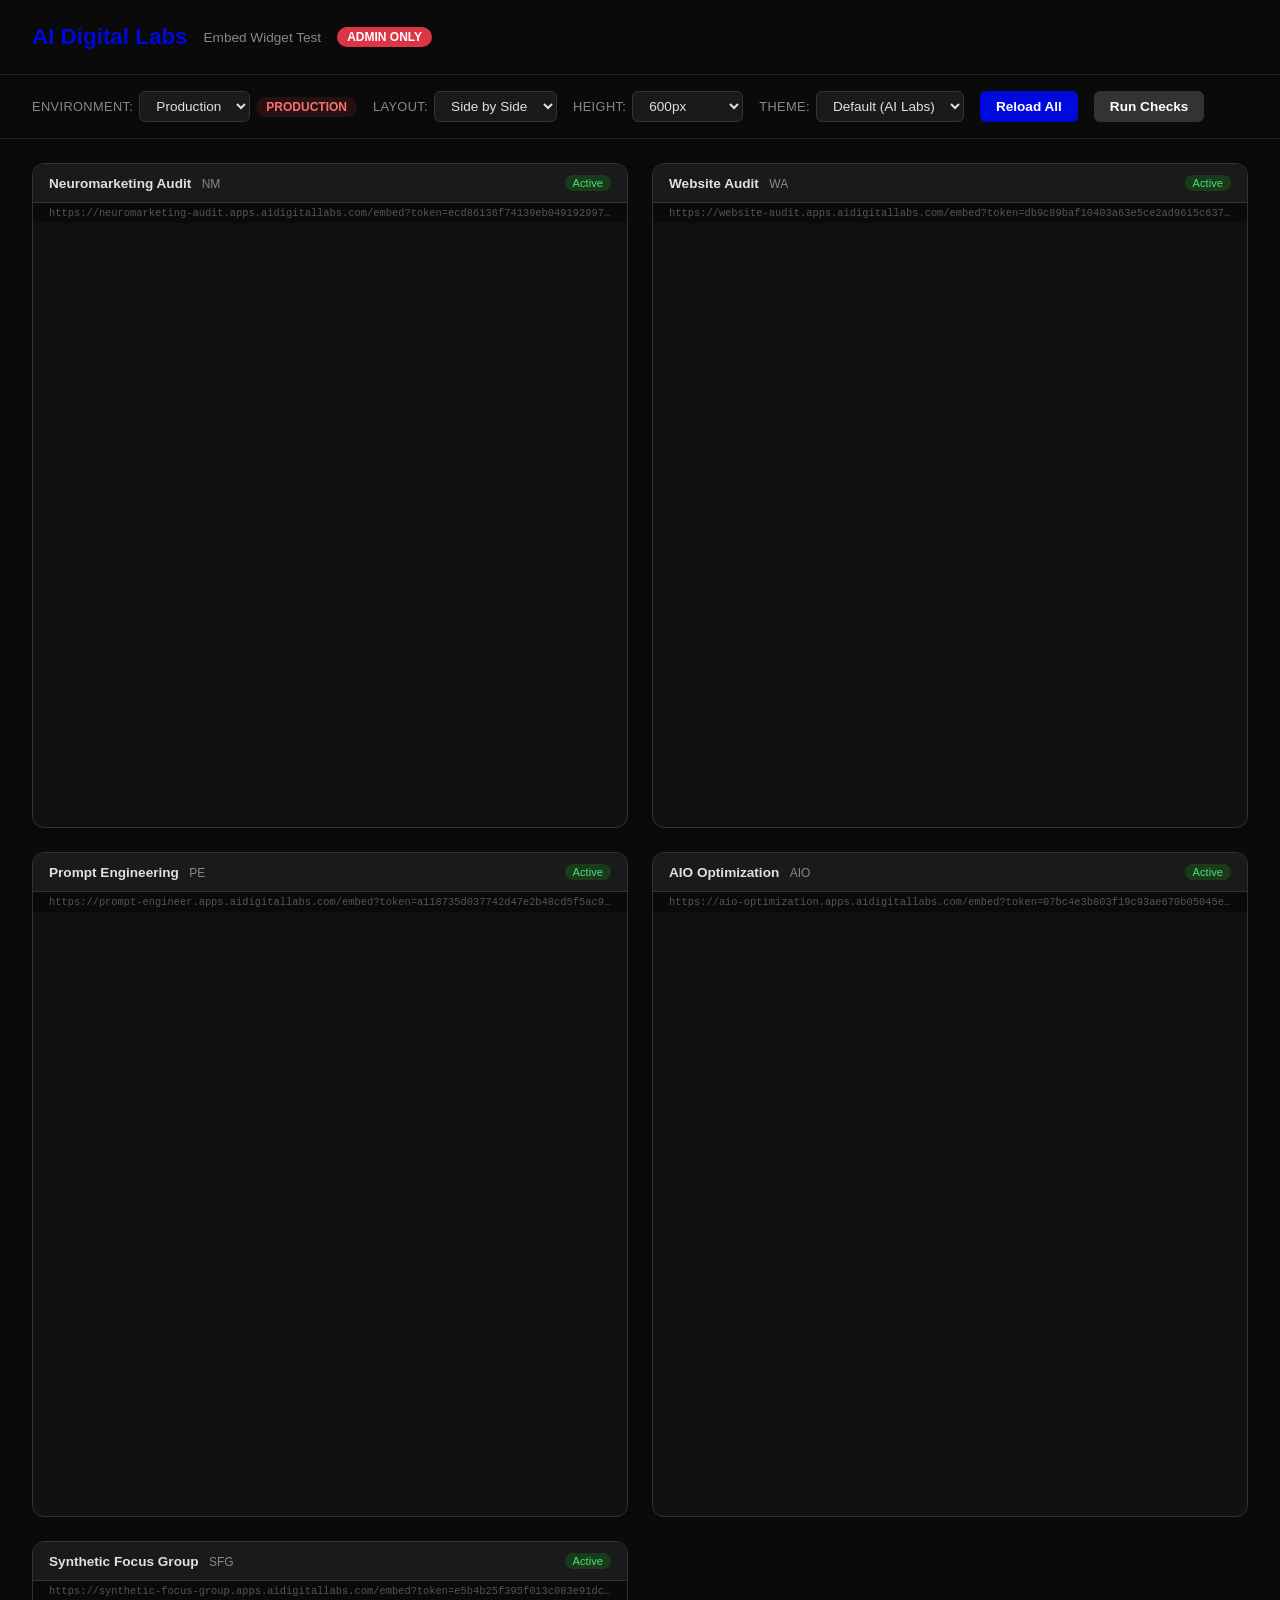
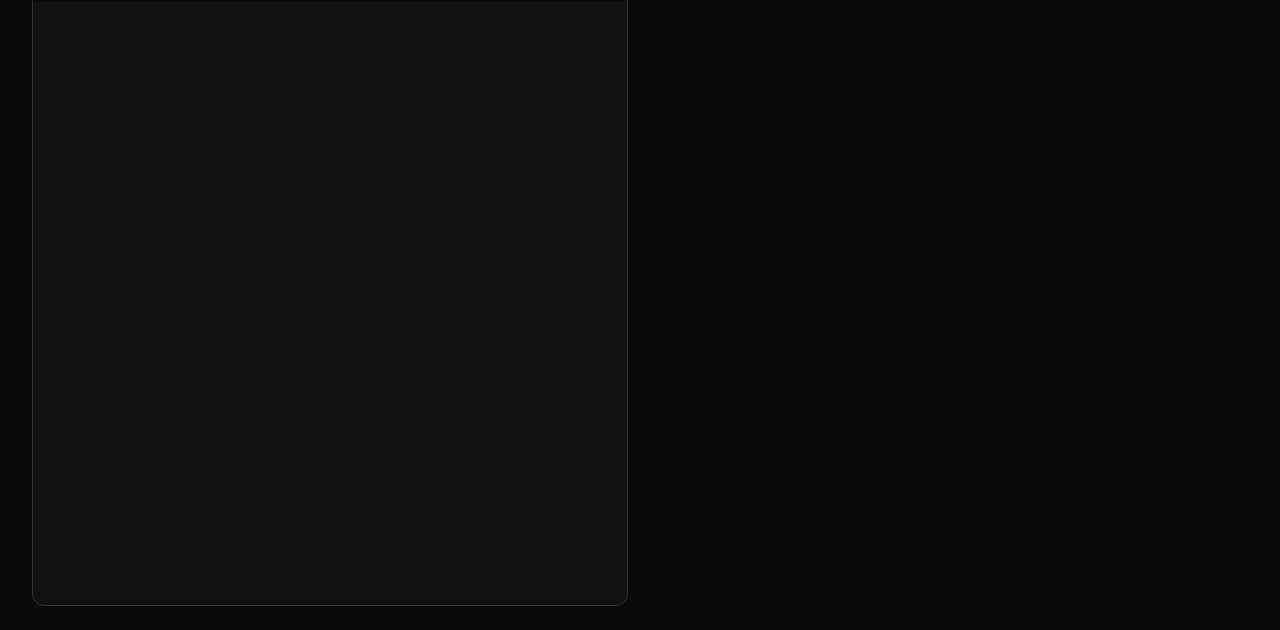
<file: embed-test.html>
<!DOCTYPE html>
<html lang="en">
<head>
  <meta charset="UTF-8">
  <meta name="viewport" content="width=device-width, initial-scale=1.0">
  <title>AI Digital Labs — Embed Widget Test</title>
  <style>
    * { margin: 0; padding: 0; box-sizing: border-box; }
    body { font-family: Inter, -apple-system, BlinkMacSystemFont, sans-serif; background: #0a0a0a; color: #e0e0e0; }

    .header { padding: 24px 32px; border-bottom: 1px solid #222; display: flex; align-items: center; gap: 16px; }
    .header h1 { font-size: 1.4rem; font-weight: 600; color: #0009DC; }
    .header span { font-size: 0.85rem; color: #888; }
    .header .badge { background: #dc3545; color: white; padding: 3px 10px; border-radius: 12px; font-size: 0.75rem; font-weight: 600; }

    .controls { padding: 16px 32px; display: flex; gap: 16px; flex-wrap: wrap; align-items: center; border-bottom: 1px solid #222; }
    .control-group { display: flex; align-items: center; gap: 6px; }
    .controls label { font-size: 0.8rem; color: #888; text-transform: uppercase; letter-spacing: 0.03em; }
    .controls select, .controls input { background: #1a1a1a; border: 1px solid #333; color: #e0e0e0; padding: 6px 12px; border-radius: 6px; font-size: 0.85rem; }
    .controls button { background: #0009dc; color: white; border: none; padding: 8px 16px; border-radius: 6px; cursor: pointer; font-size: 0.85rem; font-weight: 600; }
    .controls button:hover { background: #0007b0; }
    .controls button.secondary { background: #333; }
    .controls button.secondary:hover { background: #444; }
    .env-indicator { padding: 3px 10px; border-radius: 12px; font-size: 0.75rem; font-weight: 600; }
    .env-indicator.prod { background: #dc354522; color: #f87171; }
    .env-indicator.staging { background: #22c55e22; color: #4ade80; }

    .grid { padding: 24px 32px; display: grid; gap: 24px; }
    .grid.single { grid-template-columns: 1fr; }
    .grid.dual { grid-template-columns: 1fr 1fr; }
    .grid.triple { grid-template-columns: 1fr 1fr 1fr; }

    .embed-card { border: 1px solid #333; border-radius: 12px; overflow: hidden; background: #111; }
    .embed-card__header { padding: 10px 16px; background: #1a1a1a; border-bottom: 1px solid #333; display: flex; justify-content: space-between; align-items: center; }
    .embed-card__title { font-size: 0.85rem; font-weight: 600; }
    .embed-card__app { font-size: 0.75rem; color: #888; margin-left: 6px; }
    .embed-card__meta { display: flex; align-items: center; gap: 8px; }
    .embed-card__status { font-size: 0.7rem; padding: 2px 8px; border-radius: 8px; }
    .embed-card__status--active { background: #1a3a1a; color: #4ade80; }
    .embed-card__status--loading { background: #3a3a1a; color: #facc15; }
    .embed-card__status--error { background: #3a1a1a; color: #f87171; }
    .embed-card__url { font-size: 0.65rem; color: #555; padding: 4px 16px; background: #0a0a0a; font-family: 'JetBrains Mono', monospace; overflow: hidden; text-overflow: ellipsis; white-space: nowrap; }
    .embed-card iframe { width: 100%; height: 600px; border: none; }

    .test-results { padding: 16px 32px; border-top: 1px solid #222; }
    .test-results h3 { font-size: 0.9rem; color: #999; margin-bottom: 8px; }
    .test-log { background: #0a0a0a; border: 1px solid #1a1a1a; border-radius: 8px; padding: 12px; font-family: 'JetBrains Mono', monospace; font-size: 0.8rem; max-height: 200px; overflow-y: auto; }
    .test-log .pass { color: #4ade80; }
    .test-log .fail { color: #f87171; }
    .test-log .info { color: #888; }

    @media (max-width: 1200px) { .grid.triple { grid-template-columns: 1fr 1fr; } }
    @media (max-width: 800px) { .grid.dual, .grid.triple { grid-template-columns: 1fr; } }
  </style>
</head>
<body>

  <div class="header">
    <h1>AI Digital Labs</h1>
    <span>Embed Widget Test</span>
    <span class="badge">ADMIN ONLY</span>
  </div>

  <div class="controls">
    <div class="control-group">
      <label>Environment:</label>
      <select id="env" onchange="updateEnv()">
        <option value="production">Production</option>
        <option value="staging">Staging</option>
      </select>
      <span class="env-indicator prod" id="env-badge">PRODUCTION</span>
    </div>

    <div class="control-group">
      <label>Layout:</label>
      <select id="layout" onchange="updateLayout()">
        <option value="single">Single</option>
        <option value="dual" selected>Side by Side</option>
        <option value="triple">Triple</option>
      </select>
    </div>

    <div class="control-group">
      <label>Height:</label>
      <select id="height" onchange="updateHeight()">
        <option value="400">400px</option>
        <option value="600" selected>600px</option>
        <option value="800">800px</option>
        <option value="100vh">Full Height</option>
      </select>
    </div>

    <div class="control-group">
      <label>Theme:</label>
      <select id="theme">
        <option value="">Default (AI Labs)</option>
        <option value="ai-digital">AI Digital</option>
      </select>
    </div>

    <button onclick="reloadAll()">Reload All</button>
    <button class="secondary" onclick="runChecks()">Run Checks</button>
  </div>

  <div class="grid dual" id="grid"></div>

  <div class="test-results" id="test-section" style="display:none;">
    <h3>Embed Health Checks</h3>
    <div class="test-log" id="test-log"></div>
  </div>

  <script>
    const PROD_URLS = {
      neuromarketing: 'https://neuromarketing-audit.apps.aidigitallabs.com',
      'website-audit': 'https://website-audit.apps.aidigitallabs.com',
      'prompt-engineering': 'https://prompt-engineer.apps.aidigitallabs.com',
      'aio-optimization': 'https://aio-optimization.apps.aidigitallabs.com',
      'synthetic-focus-group': 'https://synthetic-focus-group.apps.aidigitallabs.com',
    };

    const STAGING_URLS = {
      neuromarketing: 'https://develop--aidigitallabs-neuromarketing-audit.netlify.app',
      'website-audit': 'https://develop--aidigitallabs-website-audit.netlify.app',
      'prompt-engineering': 'https://develop--ai-labs-prompt-engineering.netlify.app',
      'aio-optimization': 'https://develop--aio-optimization.netlify.app',
      'synthetic-focus-group': 'https://develop--aidigitallabs-synthetic-focus-group.netlify.app',
    };

    // Production embed tokens (from embed_tokens table)
    const TOKENS = {
      neuromarketing: 'ecd86136f74139eb049192997561e1994a6535fd53c0875ae23870de33c29f41',
      'website-audit': 'db9c89baf10403a63e5ce2ad9615c6378ffe4829a7f3651205bfb8f0f97fe5f7',
      'prompt-engineering': 'a118735d037742d47e2b48cd5f5ac95b192cf5ca6deb9161f7e1a4da28ecec62',
      'aio-optimization': '07bc4e3b803f19c93ae670b05045e8d256552c9f152b06c486c4ada72ec231bc',
      'synthetic-focus-group': 'e5b4b25f395f013c083e91dcb1160bc31094216420bb67e58f55929f0d434f35',
    };

    const APPS = [
      { name: 'Neuromarketing Audit', abbrev: 'NM', slug: 'neuromarketing' },
      { name: 'Website Audit', abbrev: 'WA', slug: 'website-audit' },
      { name: 'Prompt Engineering', abbrev: 'PE', slug: 'prompt-engineering' },
      { name: 'AIO Optimization', abbrev: 'AIO', slug: 'aio-optimization' },
      { name: 'Synthetic Focus Group', abbrev: 'SFG', slug: 'synthetic-focus-group' },
    ];

    function getEnv() { return document.getElementById('env').value; }
    function getTheme() { return document.getElementById('theme').value; }
    function getHeight() {
      const h = document.getElementById('height').value;
      return h === '100vh' ? 'calc(100vh - 200px)' : h + 'px';
    }

    function getBaseUrl(slug) {
      return getEnv() === 'staging' ? STAGING_URLS[slug] : PROD_URLS[slug];
    }

    function buildEmbedUrl(slug) {
      const theme = getTheme();
      let url = `${getBaseUrl(slug)}/embed?token=${TOKENS[slug]}`;
      if (theme) url += `&theme=${theme}`;
      return url;
    }

    function updateEnv() {
      const badge = document.getElementById('env-badge');
      if (getEnv() === 'staging') {
        badge.className = 'env-indicator staging';
        badge.textContent = 'STAGING';
      } else {
        badge.className = 'env-indicator prod';
        badge.textContent = 'PRODUCTION';
      }
      renderGrid();
    }

    function renderGrid() {
      const grid = document.getElementById('grid');
      grid.innerHTML = '';
      APPS.forEach(app => {
        const embedUrl = buildEmbedUrl(app.slug);
        const card = document.createElement('div');
        card.className = 'embed-card';
        card.id = `card-${app.slug}`;
        card.innerHTML = `
          <div class="embed-card__header">
            <div>
              <span class="embed-card__title">${app.name}</span>
              <span class="embed-card__app">${app.abbrev}</span>
            </div>
            <div class="embed-card__meta">
              <span class="embed-card__status embed-card__status--loading" id="status-${app.slug}">Loading</span>
            </div>
          </div>
          <div class="embed-card__url" title="${embedUrl}">${embedUrl}</div>
          <iframe
            src="${embedUrl}"
            id="iframe-${app.slug}"
            style="height: ${getHeight()}"
            data-app="${app.slug}"
            onload="document.getElementById('status-${app.slug}').className='embed-card__status embed-card__status--active'; document.getElementById('status-${app.slug}').textContent='Active'"
            onerror="document.getElementById('status-${app.slug}').className='embed-card__status embed-card__status--error'; document.getElementById('status-${app.slug}').textContent='Error'"
          ></iframe>
        `;
        grid.appendChild(card);
      });
    }

    function updateLayout() {
      const grid = document.getElementById('grid');
      grid.className = `grid ${document.getElementById('layout').value}`;
    }

    function updateHeight() {
      const h = getHeight();
      document.querySelectorAll('.embed-card iframe').forEach(f => f.style.height = h);
    }

    function reloadAll() {
      APPS.forEach(app => {
        const iframe = document.getElementById(`iframe-${app.slug}`);
        const status = document.getElementById(`status-${app.slug}`);
        if (iframe) {
          status.className = 'embed-card__status embed-card__status--loading';
          status.textContent = 'Loading';
          iframe.src = buildEmbedUrl(app.slug);
        }
      });
    }

    function log(msg, cls = 'info') {
      const el = document.getElementById('test-log');
      el.innerHTML += `<div class="${cls}">${new Date().toLocaleTimeString()} — ${msg}</div>`;
      el.scrollTop = el.scrollHeight;
    }

    async function runChecks() {
      document.getElementById('test-section').style.display = 'block';
      document.getElementById('test-log').innerHTML = '';
      log(`Running embed health checks on ${getEnv()}...`);

      let passed = 0, failed = 0;
      for (const app of APPS) {
        const url = buildEmbedUrl(app.slug);
        try {
          const res = await fetch(url, { mode: 'no-cors' });
          // no-cors won't give us status, but if it doesn't throw, the server is up
          const status = document.getElementById(`status-${app.slug}`);
          if (status && status.textContent === 'Active') {
            log(`✓ ${app.name} — iframe loaded successfully`, 'pass');
            passed++;
          } else {
            log(`? ${app.name} — server reachable but iframe status: ${status?.textContent}`, 'info');
            passed++;
          }
        } catch (err) {
          log(`✗ ${app.name} — ${err.message}`, 'fail');
          failed++;
        }
      }
      log(`Done: ${passed} passed, ${failed} failed`, passed === APPS.length ? 'pass' : 'fail');
    }

    renderGrid();
  </script>
</body>
</html>
</file>
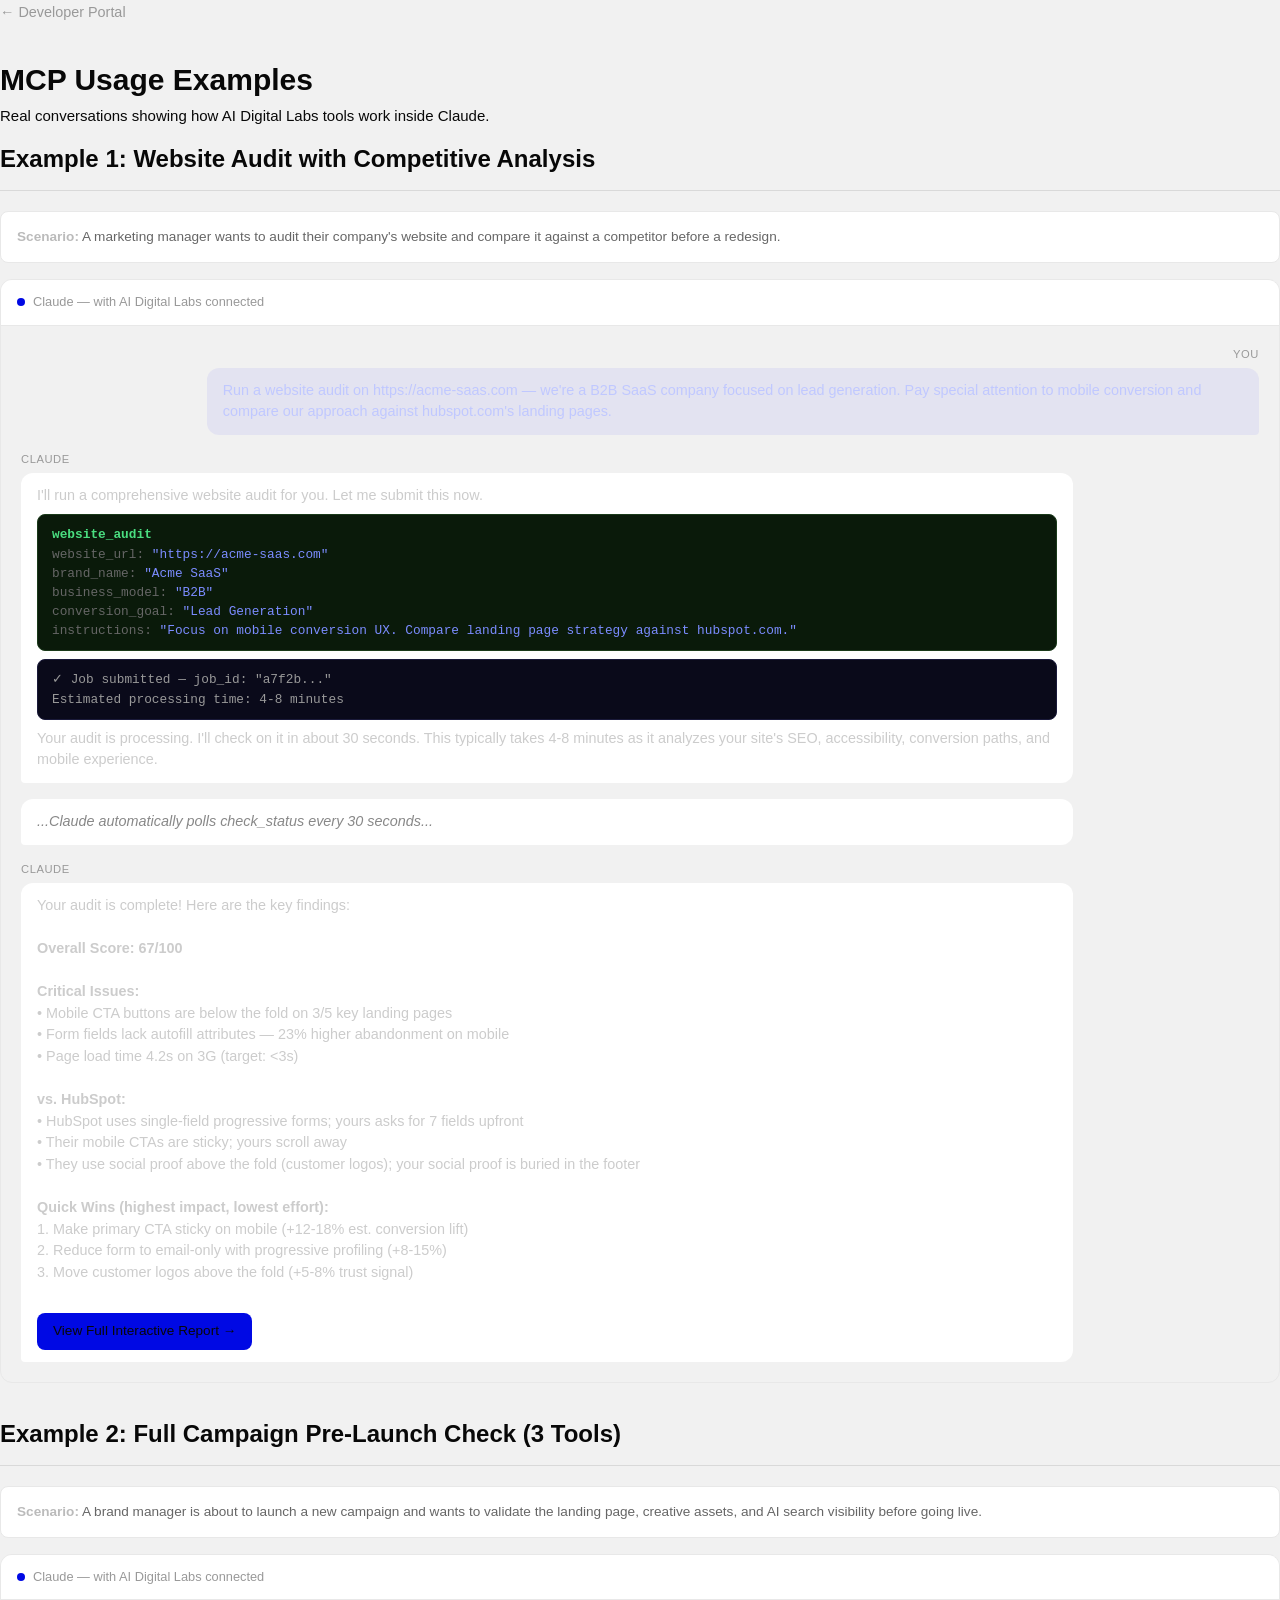
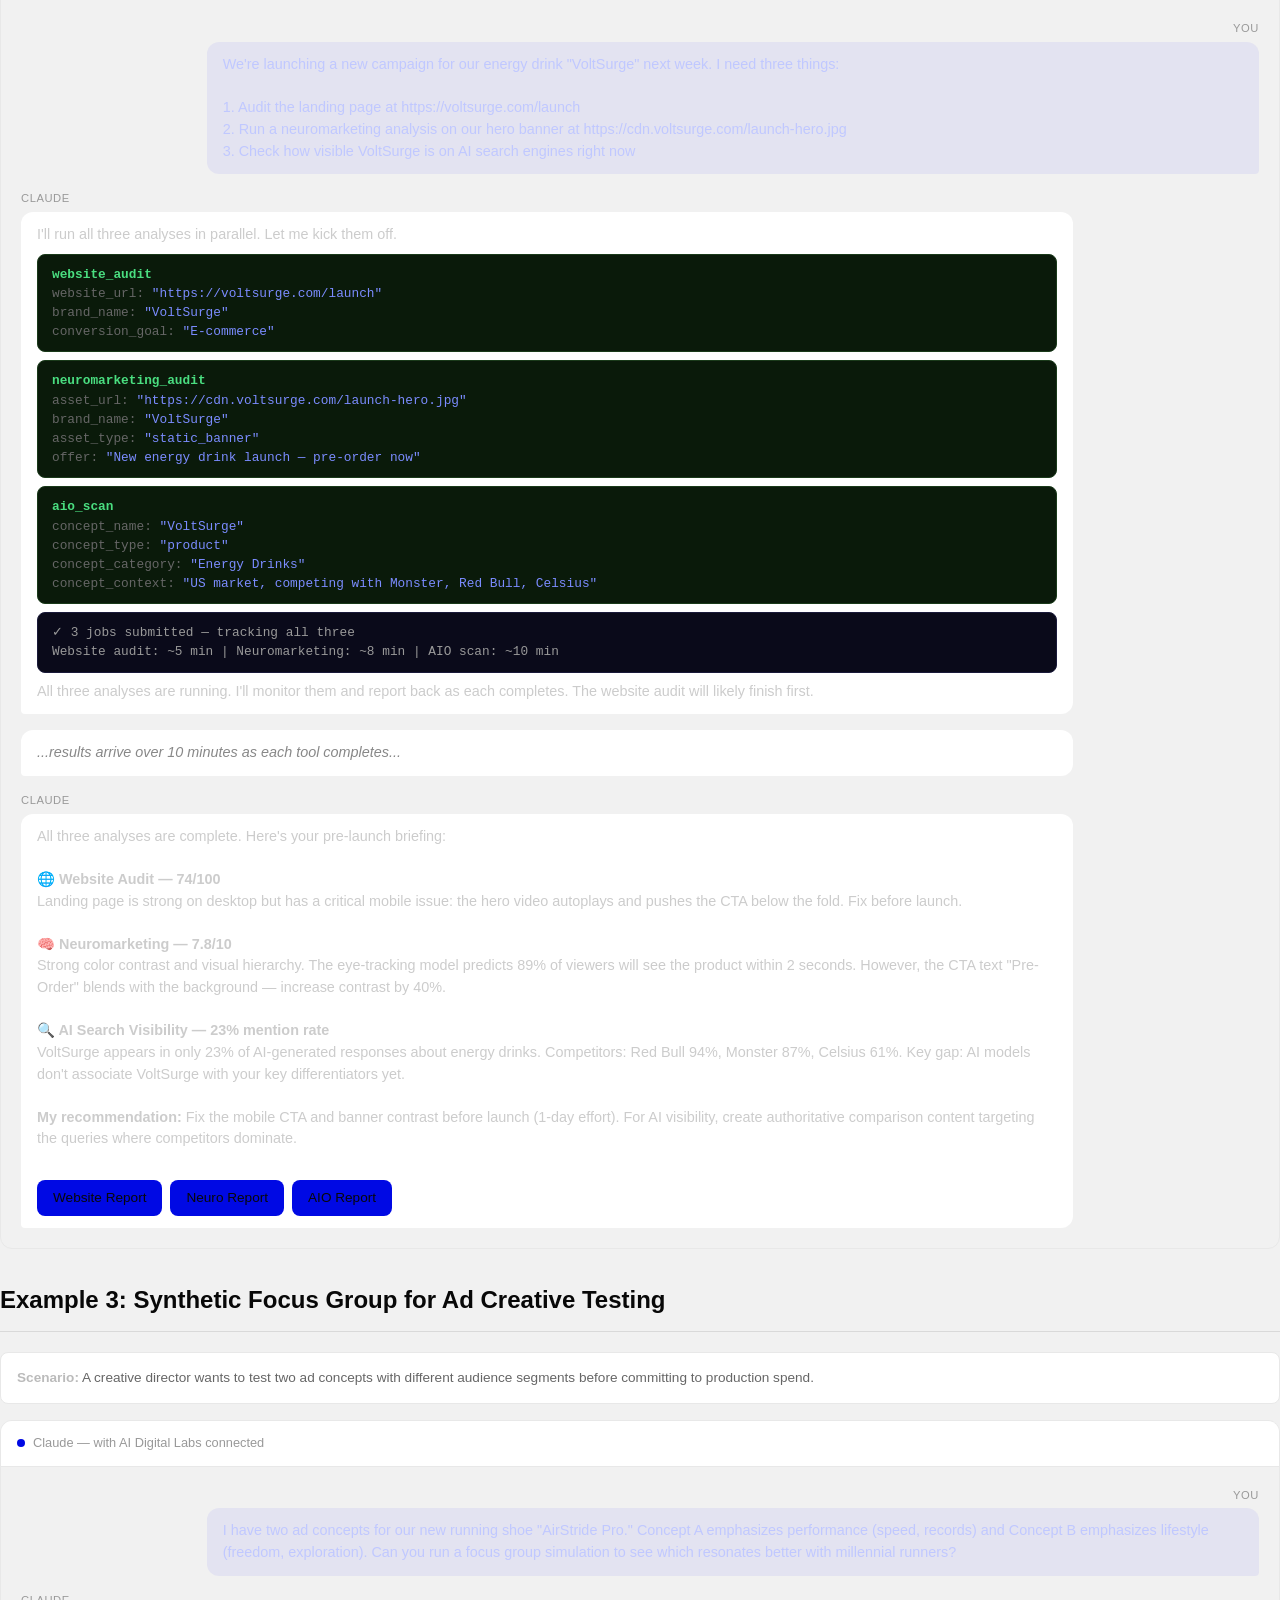
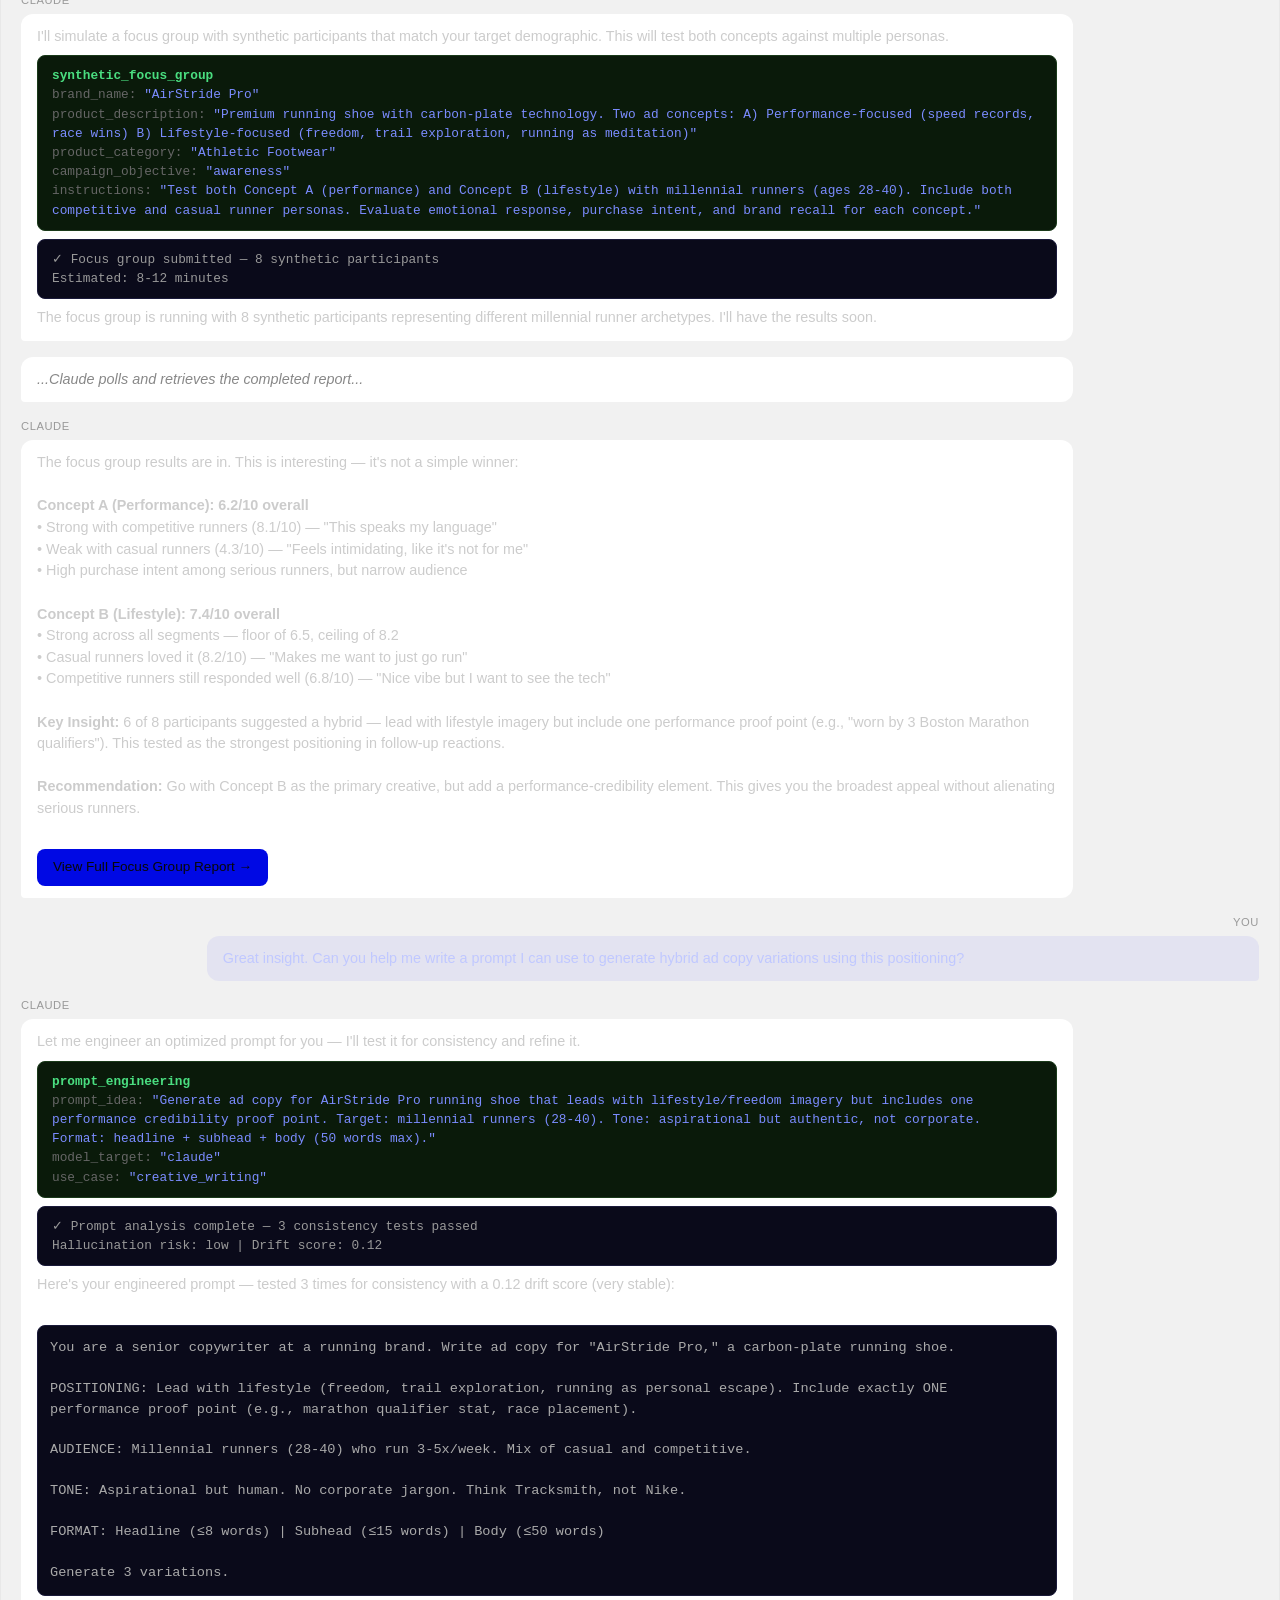
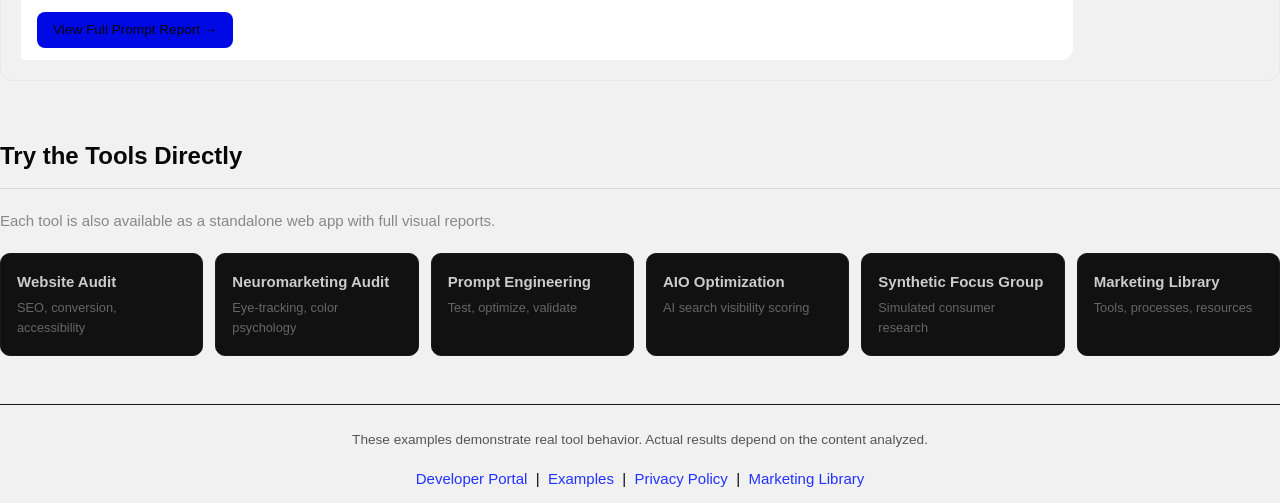
<file: examples.html>
<!DOCTYPE html>
<html lang="en">
<head>
  <meta charset="UTF-8">
  <meta name="viewport" content="width=device-width, initial-scale=1.0">
  <title>MCP Usage Examples — AI Digital Labs</title>
  <link rel="stylesheet" href="styles.css">
</head>
<body>
  <div class="container">
    <a class="back" href="/">&larr; Developer Portal</a>
    <h1>MCP Usage Examples</h1>
    <p class="subtitle">Real conversations showing how AI Digital Labs tools work inside Claude.</p>

    <!-- Example 1: Website Audit -->
    <h2>Example 1: Website Audit with Competitive Analysis</h2>
    <div class="example-context">
      <strong>Scenario:</strong> A marketing manager wants to audit their company's website and compare it against a competitor before a redesign.
    </div>
    <div class="chat">
      <div class="chat-header"><span class="dot"></span> Claude &mdash; with AI Digital Labs connected</div>
      <div class="chat-body">
        <div class="msg user">
          <div class="msg-label">You</div>
          <div class="msg-bubble">Run a website audit on https://acme-saas.com — we're a B2B SaaS company focused on lead generation. Pay special attention to mobile conversion and compare our approach against hubspot.com's landing pages.</div>
        </div>
        <div class="msg assistant">
          <div class="msg-label">Claude</div>
          <div class="msg-bubble">
            I'll run a comprehensive website audit for you. Let me submit this now.
            <div class="tool-call">
              <span class="tool-name">website_audit</span><br>
              <span class="tool-param">website_url:</span> <span class="tool-value">"https://acme-saas.com"</span><br>
              <span class="tool-param">brand_name:</span> <span class="tool-value">"Acme SaaS"</span><br>
              <span class="tool-param">business_model:</span> <span class="tool-value">"B2B"</span><br>
              <span class="tool-param">conversion_goal:</span> <span class="tool-value">"Lead Generation"</span><br>
              <span class="tool-param">instructions:</span> <span class="tool-value">"Focus on mobile conversion UX. Compare landing page strategy against hubspot.com."</span>
            </div>
            <div class="tool-result">
              ✓ Job submitted — job_id: "a7f2b..."<br>
              Estimated processing time: 4-8 minutes
            </div>
            Your audit is processing. I'll check on it in about 30 seconds. This typically takes 4-8 minutes as it analyzes your site's SEO, accessibility, conversion paths, and mobile experience.
          </div>
        </div>
        <div class="msg assistant">
          <div class="msg-bubble" style="color:#888; font-style:italic;">
            <em>...Claude automatically polls check_status every 30 seconds...</em>
          </div>
        </div>
        <div class="msg assistant">
          <div class="msg-label">Claude</div>
          <div class="msg-bubble">
            Your audit is complete! Here are the key findings:<br><br>
            <strong>Overall Score: 67/100</strong><br><br>
            <strong>Critical Issues:</strong><br>
            • Mobile CTA buttons are below the fold on 3/5 key landing pages<br>
            • Form fields lack autofill attributes — 23% higher abandonment on mobile<br>
            • Page load time 4.2s on 3G (target: &lt;3s)<br><br>
            <strong>vs. HubSpot:</strong><br>
            • HubSpot uses single-field progressive forms; yours asks for 7 fields upfront<br>
            • Their mobile CTAs are sticky; yours scroll away<br>
            • They use social proof above the fold (customer logos); your social proof is buried in the footer<br><br>
            <strong>Quick Wins (highest impact, lowest effort):</strong><br>
            1. Make primary CTA sticky on mobile (+12-18% est. conversion lift)<br>
            2. Reduce form to email-only with progressive profiling (+8-15%)<br>
            3. Move customer logos above the fold (+5-8% trust signal)<br><br>
            <a href="#" class="report-link">View Full Interactive Report &rarr;</a>
          </div>
        </div>
      </div>
    </div>

    <!-- Example 2: Multi-tool workflow -->
    <h2>Example 2: Full Campaign Pre-Launch Check (3 Tools)</h2>
    <div class="example-context">
      <strong>Scenario:</strong> A brand manager is about to launch a new campaign and wants to validate the landing page, creative assets, and AI search visibility before going live.
    </div>
    <div class="chat">
      <div class="chat-header"><span class="dot"></span> Claude &mdash; with AI Digital Labs connected</div>
      <div class="chat-body">
        <div class="msg user">
          <div class="msg-label">You</div>
          <div class="msg-bubble">We're launching a new campaign for our energy drink "VoltSurge" next week. I need three things:<br><br>1. Audit the landing page at https://voltsurge.com/launch<br>2. Run a neuromarketing analysis on our hero banner at https://cdn.voltsurge.com/launch-hero.jpg<br>3. Check how visible VoltSurge is on AI search engines right now</div>
        </div>
        <div class="msg assistant">
          <div class="msg-label">Claude</div>
          <div class="msg-bubble">
            I'll run all three analyses in parallel. Let me kick them off.
            <div class="tool-call">
              <span class="tool-name">website_audit</span><br>
              <span class="tool-param">website_url:</span> <span class="tool-value">"https://voltsurge.com/launch"</span><br>
              <span class="tool-param">brand_name:</span> <span class="tool-value">"VoltSurge"</span><br>
              <span class="tool-param">conversion_goal:</span> <span class="tool-value">"E-commerce"</span>
            </div>
            <div class="tool-call">
              <span class="tool-name">neuromarketing_audit</span><br>
              <span class="tool-param">asset_url:</span> <span class="tool-value">"https://cdn.voltsurge.com/launch-hero.jpg"</span><br>
              <span class="tool-param">brand_name:</span> <span class="tool-value">"VoltSurge"</span><br>
              <span class="tool-param">asset_type:</span> <span class="tool-value">"static_banner"</span><br>
              <span class="tool-param">offer:</span> <span class="tool-value">"New energy drink launch — pre-order now"</span>
            </div>
            <div class="tool-call">
              <span class="tool-name">aio_scan</span><br>
              <span class="tool-param">concept_name:</span> <span class="tool-value">"VoltSurge"</span><br>
              <span class="tool-param">concept_type:</span> <span class="tool-value">"product"</span><br>
              <span class="tool-param">concept_category:</span> <span class="tool-value">"Energy Drinks"</span><br>
              <span class="tool-param">concept_context:</span> <span class="tool-value">"US market, competing with Monster, Red Bull, Celsius"</span>
            </div>
            <div class="tool-result">
              ✓ 3 jobs submitted — tracking all three<br>
              Website audit: ~5 min | Neuromarketing: ~8 min | AIO scan: ~10 min
            </div>
            All three analyses are running. I'll monitor them and report back as each completes. The website audit will likely finish first.
          </div>
        </div>
        <div class="msg assistant">
          <div class="msg-bubble" style="color:#888; font-style:italic;">
            <em>...results arrive over 10 minutes as each tool completes...</em>
          </div>
        </div>
        <div class="msg assistant">
          <div class="msg-label">Claude</div>
          <div class="msg-bubble">
            All three analyses are complete. Here's your pre-launch briefing:<br><br>
            <strong>🌐 Website Audit — 74/100</strong><br>
            Landing page is strong on desktop but has a critical mobile issue: the hero video autoplays and pushes the CTA below the fold. Fix before launch.<br><br>
            <strong>🧠 Neuromarketing — 7.8/10</strong><br>
            Strong color contrast and visual hierarchy. The eye-tracking model predicts 89% of viewers will see the product within 2 seconds. However, the CTA text "Pre-Order" blends with the background — increase contrast by 40%.<br><br>
            <strong>🔍 AI Search Visibility — 23% mention rate</strong><br>
            VoltSurge appears in only 23% of AI-generated responses about energy drinks. Competitors: Red Bull 94%, Monster 87%, Celsius 61%. Key gap: AI models don't associate VoltSurge with your key differentiators yet.<br><br>
            <strong>My recommendation:</strong> Fix the mobile CTA and banner contrast before launch (1-day effort). For AI visibility, create authoritative comparison content targeting the queries where competitors dominate.<br><br>
            <a href="#" class="report-link">Website Report</a>&nbsp;
            <a href="#" class="report-link">Neuro Report</a>&nbsp;
            <a href="#" class="report-link">AIO Report</a>
          </div>
        </div>
      </div>
    </div>

    <!-- Example 3: Focus Group + Prompt Engineering -->
    <h2>Example 3: Synthetic Focus Group for Ad Creative Testing</h2>
    <div class="example-context">
      <strong>Scenario:</strong> A creative director wants to test two ad concepts with different audience segments before committing to production spend.
    </div>
    <div class="chat">
      <div class="chat-header"><span class="dot"></span> Claude &mdash; with AI Digital Labs connected</div>
      <div class="chat-body">
        <div class="msg user">
          <div class="msg-label">You</div>
          <div class="msg-bubble">I have two ad concepts for our new running shoe "AirStride Pro." Concept A emphasizes performance (speed, records) and Concept B emphasizes lifestyle (freedom, exploration). Can you run a focus group simulation to see which resonates better with millennial runners?</div>
        </div>
        <div class="msg assistant">
          <div class="msg-label">Claude</div>
          <div class="msg-bubble">
            I'll simulate a focus group with synthetic participants that match your target demographic. This will test both concepts against multiple personas.
            <div class="tool-call">
              <span class="tool-name">synthetic_focus_group</span><br>
              <span class="tool-param">brand_name:</span> <span class="tool-value">"AirStride Pro"</span><br>
              <span class="tool-param">product_description:</span> <span class="tool-value">"Premium running shoe with carbon-plate technology. Two ad concepts: A) Performance-focused (speed records, race wins) B) Lifestyle-focused (freedom, trail exploration, running as meditation)"</span><br>
              <span class="tool-param">product_category:</span> <span class="tool-value">"Athletic Footwear"</span><br>
              <span class="tool-param">campaign_objective:</span> <span class="tool-value">"awareness"</span><br>
              <span class="tool-param">instructions:</span> <span class="tool-value">"Test both Concept A (performance) and Concept B (lifestyle) with millennial runners (ages 28-40). Include both competitive and casual runner personas. Evaluate emotional response, purchase intent, and brand recall for each concept."</span>
            </div>
            <div class="tool-result">
              ✓ Focus group submitted — 8 synthetic participants<br>
              Estimated: 8-12 minutes
            </div>
            The focus group is running with 8 synthetic participants representing different millennial runner archetypes. I'll have the results soon.
          </div>
        </div>
        <div class="msg assistant">
          <div class="msg-bubble" style="color:#888; font-style:italic;">
            <em>...Claude polls and retrieves the completed report...</em>
          </div>
        </div>
        <div class="msg assistant">
          <div class="msg-label">Claude</div>
          <div class="msg-bubble">
            The focus group results are in. This is interesting — it's not a simple winner:<br><br>
            <strong>Concept A (Performance): 6.2/10 overall</strong><br>
            • Strong with competitive runners (8.1/10) — "This speaks my language"<br>
            • Weak with casual runners (4.3/10) — "Feels intimidating, like it's not for me"<br>
            • High purchase intent among serious runners, but narrow audience<br><br>
            <strong>Concept B (Lifestyle): 7.4/10 overall</strong><br>
            • Strong across all segments — floor of 6.5, ceiling of 8.2<br>
            • Casual runners loved it (8.2/10) — "Makes me want to just go run"<br>
            • Competitive runners still responded well (6.8/10) — "Nice vibe but I want to see the tech"<br><br>
            <strong>Key Insight:</strong> 6 of 8 participants suggested a hybrid — lead with lifestyle imagery but include one performance proof point (e.g., "worn by 3 Boston Marathon qualifiers"). This tested as the strongest positioning in follow-up reactions.<br><br>
            <strong>Recommendation:</strong> Go with Concept B as the primary creative, but add a performance-credibility element. This gives you the broadest appeal without alienating serious runners.<br><br>
            <a href="#" class="report-link">View Full Focus Group Report &rarr;</a>
          </div>
        </div>
        <div class="msg user">
          <div class="msg-label">You</div>
          <div class="msg-bubble">Great insight. Can you help me write a prompt I can use to generate hybrid ad copy variations using this positioning?</div>
        </div>
        <div class="msg assistant">
          <div class="msg-label">Claude</div>
          <div class="msg-bubble">
            Let me engineer an optimized prompt for you — I'll test it for consistency and refine it.
            <div class="tool-call">
              <span class="tool-name">prompt_engineering</span><br>
              <span class="tool-param">prompt_idea:</span> <span class="tool-value">"Generate ad copy for AirStride Pro running shoe that leads with lifestyle/freedom imagery but includes one performance credibility proof point. Target: millennial runners (28-40). Tone: aspirational but authentic, not corporate. Format: headline + subhead + body (50 words max)."</span><br>
              <span class="tool-param">model_target:</span> <span class="tool-value">"claude"</span><br>
              <span class="tool-param">use_case:</span> <span class="tool-value">"creative_writing"</span>
            </div>
            <div class="tool-result">
              ✓ Prompt analysis complete — 3 consistency tests passed<br>
              Hallucination risk: low | Drift score: 0.12
            </div>
            Here's your engineered prompt — tested 3 times for consistency with a 0.12 drift score (very stable):<br><br>
            <div style="background:#0a0a1a; border:1px solid #1a1a3a; border-radius:8px; padding:12px; margin:8px 0; font-size:0.85rem; font-family:monospace; color:#aaa;">
            You are a senior copywriter at a running brand. Write ad copy for "AirStride Pro," a carbon-plate running shoe.<br><br>
            POSITIONING: Lead with lifestyle (freedom, trail exploration, running as personal escape). Include exactly ONE performance proof point (e.g., marathon qualifier stat, race placement).<br><br>
            AUDIENCE: Millennial runners (28-40) who run 3-5x/week. Mix of casual and competitive.<br><br>
            TONE: Aspirational but human. No corporate jargon. Think Tracksmith, not Nike.<br><br>
            FORMAT: Headline (≤8 words) | Subhead (≤15 words) | Body (≤50 words)<br><br>
            Generate 3 variations.
            </div>
            <a href="#" class="report-link">View Full Prompt Report &rarr;</a>
          </div>
        </div>
      </div>
    </div>

    <!-- Live Apps -->
    <h2 style="margin-top:56px;">Try the Tools Directly</h2>
    <p style="color:#888; margin-bottom:20px;">Each tool is also available as a standalone web app with full visual reports.</p>
    <div style="display:grid; grid-template-columns:repeat(auto-fit,minmax(200px,1fr)); gap:12px; margin-bottom:32px;">
      <a href="https://website-audit.apps.aidigitallabs.com" target="_blank" style="background:#111; border:1px solid #1a1a1a; border-radius:10px; padding:16px; text-decoration:none; color:#ccc; transition:border-color 0.15s;">
        <div style="font-weight:600; margin-bottom:4px;">Website Audit</div>
        <div style="font-size:0.8rem; color:#666;">SEO, conversion, accessibility</div>
      </a>
      <a href="https://neuromarketing-audit.apps.aidigitallabs.com" target="_blank" style="background:#111; border:1px solid #1a1a1a; border-radius:10px; padding:16px; text-decoration:none; color:#ccc; transition:border-color 0.15s;">
        <div style="font-weight:600; margin-bottom:4px;">Neuromarketing Audit</div>
        <div style="font-size:0.8rem; color:#666;">Eye-tracking, color psychology</div>
      </a>
      <a href="https://prompt-engineer.apps.aidigitallabs.com" target="_blank" style="background:#111; border:1px solid #1a1a1a; border-radius:10px; padding:16px; text-decoration:none; color:#ccc; transition:border-color 0.15s;">
        <div style="font-weight:600; margin-bottom:4px;">Prompt Engineering</div>
        <div style="font-size:0.8rem; color:#666;">Test, optimize, validate</div>
      </a>
      <a href="https://aio-optimization.apps.aidigitallabs.com" target="_blank" style="background:#111; border:1px solid #1a1a1a; border-radius:10px; padding:16px; text-decoration:none; color:#ccc; transition:border-color 0.15s;">
        <div style="font-weight:600; margin-bottom:4px;">AIO Optimization</div>
        <div style="font-size:0.8rem; color:#666;">AI search visibility scoring</div>
      </a>
      <a href="https://synthetic-focus-group.apps.aidigitallabs.com" target="_blank" style="background:#111; border:1px solid #1a1a1a; border-radius:10px; padding:16px; text-decoration:none; color:#ccc; transition:border-color 0.15s;">
        <div style="font-weight:600; margin-bottom:4px;">Synthetic Focus Group</div>
        <div style="font-size:0.8rem; color:#666;">Simulated consumer research</div>
      </a>
      <a href="https://marketing-library.apps.aidigitallabs.com" target="_blank" style="background:#111; border:1px solid #1a1a1a; border-radius:10px; padding:16px; text-decoration:none; color:#ccc; transition:border-color 0.15s;">
        <div style="font-weight:600; margin-bottom:4px;">Marketing Library</div>
        <div style="font-size:0.8rem; color:#666;">Tools, processes, resources</div>
      </a>
    </div>

    <div style="margin-top:48px; padding-top:24px; border-top:1px solid #1a1a1a; text-align:center;">
      <p style="color:#555; font-size:0.85rem;">These examples demonstrate real tool behavior. Actual results depend on the content analyzed.</p>
      <p style="margin-top:16px;">
        <a href="/">Developer Portal</a> &nbsp;|&nbsp;
        <a href="/examples.html">Examples</a> &nbsp;|&nbsp;
        <a href="/privacy.html">Privacy Policy</a> &nbsp;|&nbsp;
        <a href="https://marketing-library.apps.aidigitallabs.com" target="_blank">Marketing Library</a>
      </p>
    </div>
  </div>
<script>
// Theme toggle with localStorage persistence
function toggleTheme() {
  const html = document.documentElement;
  const current = html.getAttribute('data-theme');
  const next = current === 'light' ? 'dark' : (current === 'dark' ? 'light' :
    (window.matchMedia('(prefers-color-scheme: light)').matches ? 'dark' : 'light'));
  html.setAttribute('data-theme', next);
  localStorage.setItem('dev-portal-theme', next);
}
// Apply saved theme on load
(function() {
  const saved = localStorage.getItem('dev-portal-theme');
  if (saved) document.documentElement.setAttribute('data-theme', saved);
})();
</script>

</body>
</html>
</file>
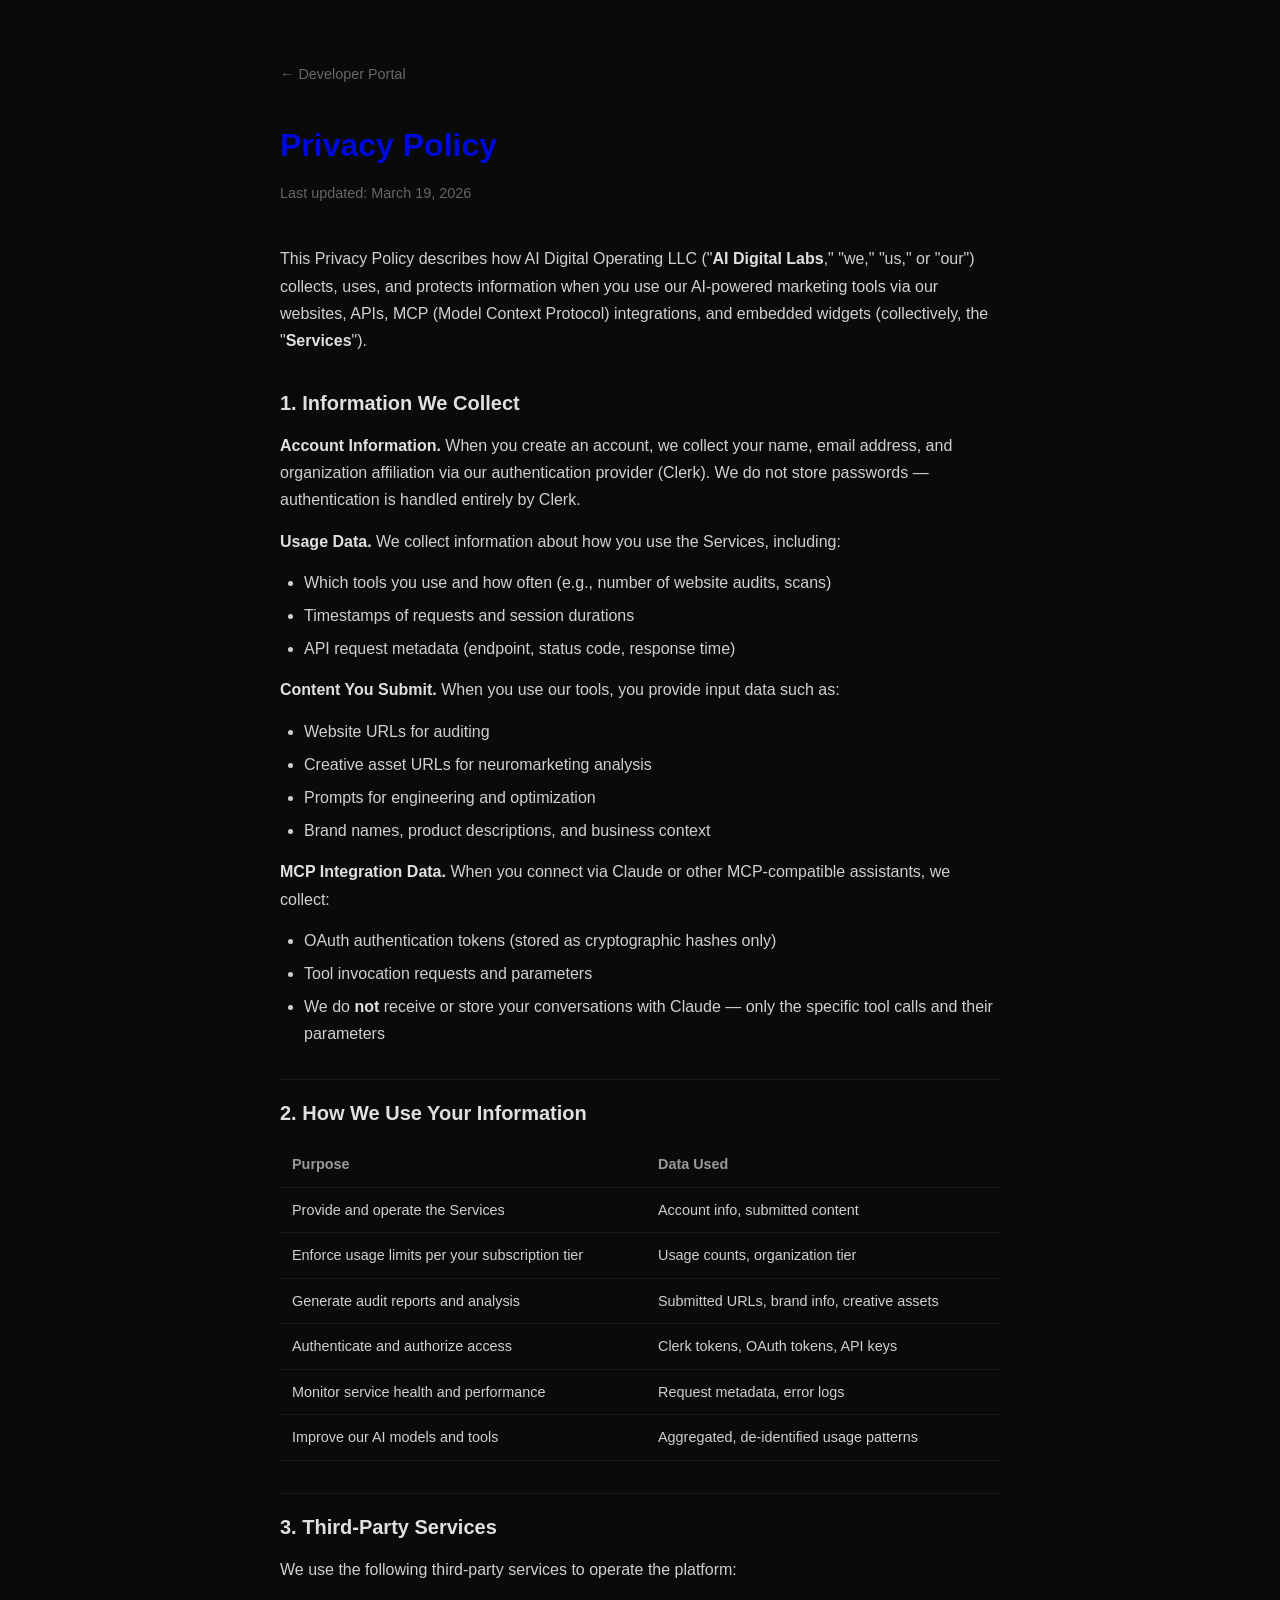
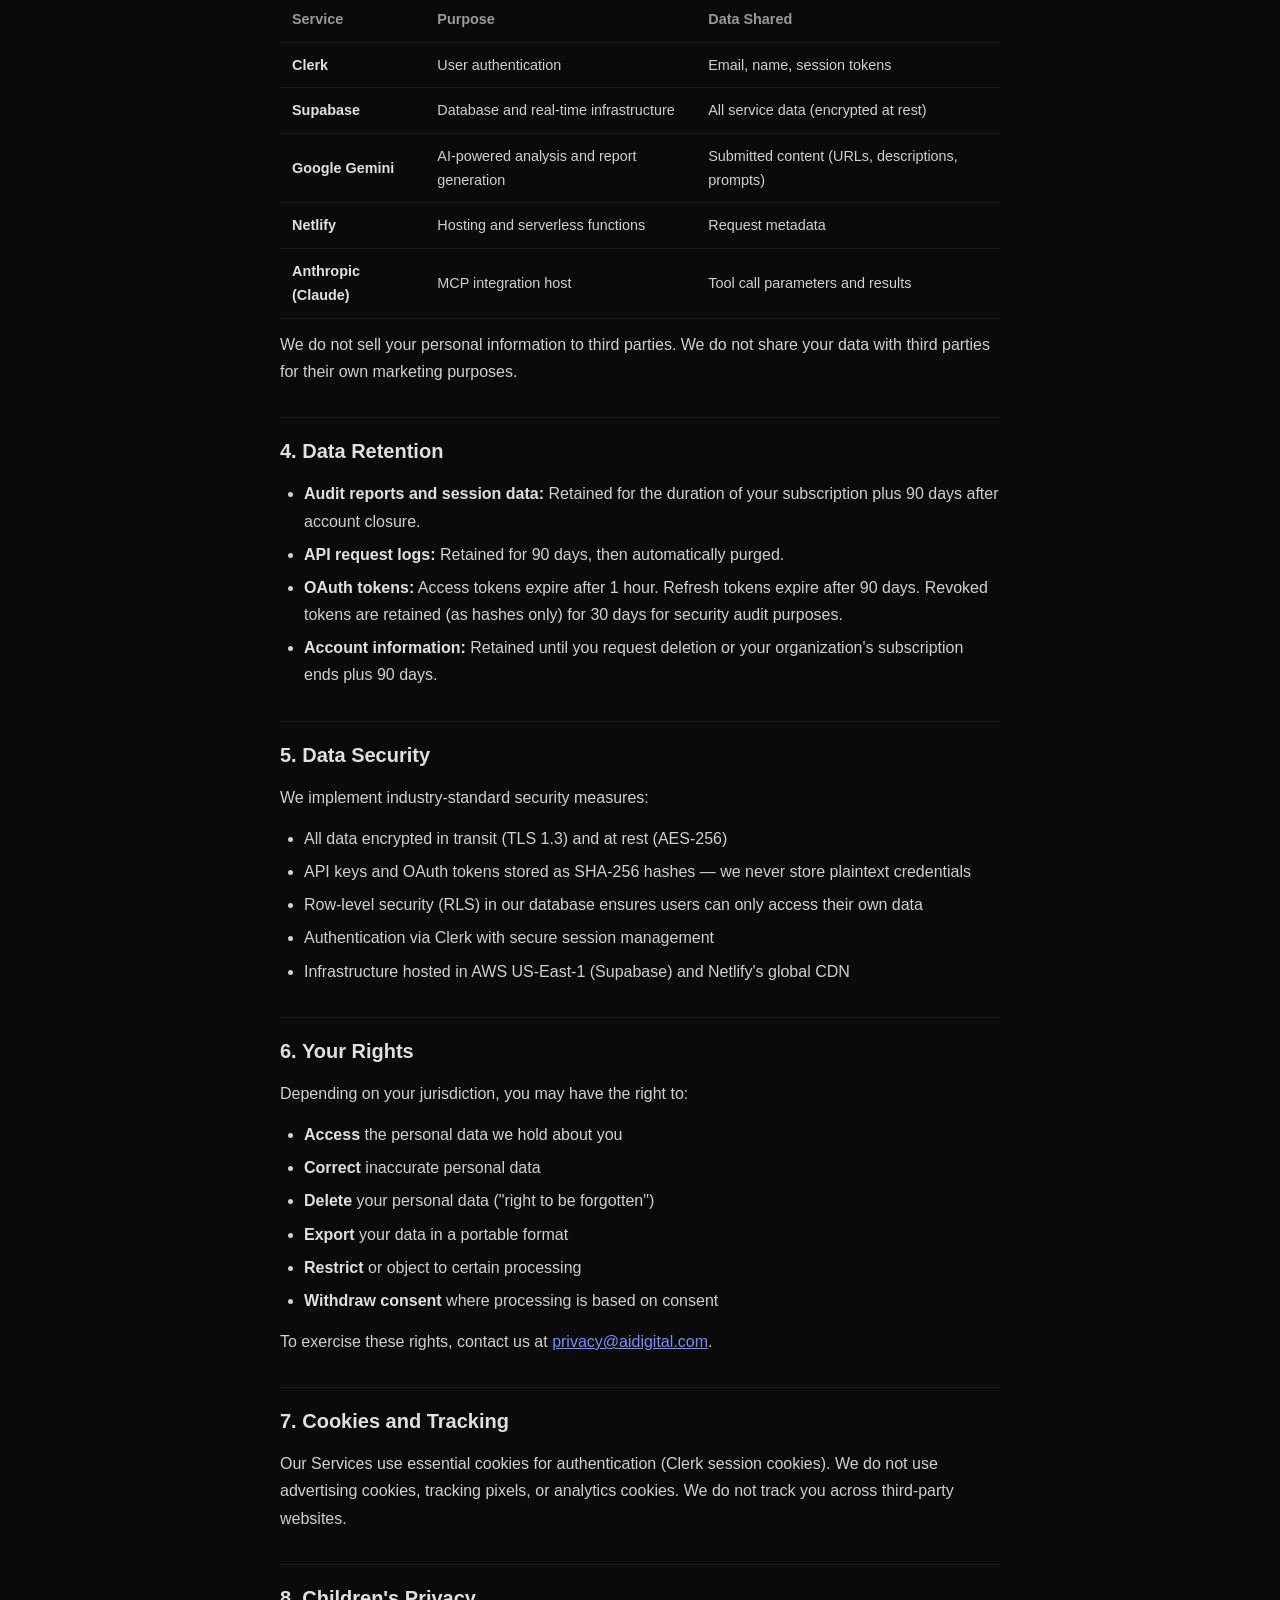
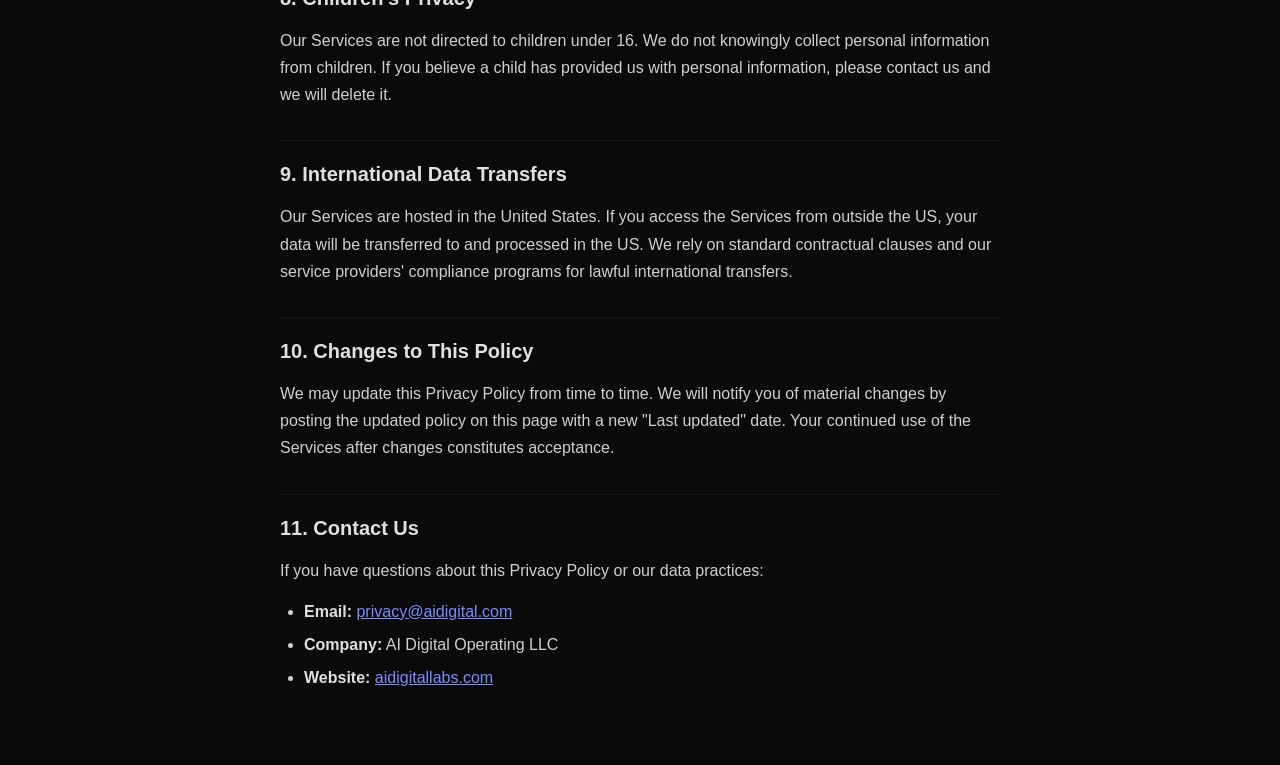
<file: privacy.html>
<!DOCTYPE html>
<html lang="en">
<head>
  <meta charset="UTF-8">
  <meta name="viewport" content="width=device-width, initial-scale=1.0">
  <title>Privacy Policy — AI Digital Labs</title>
  <style>
    * { margin: 0; padding: 0; box-sizing: border-box; }
    body {
      background: #0a0a0a; color: #d0d0d0;
      font-family: Inter, -apple-system, BlinkMacSystemFont, sans-serif;
      line-height: 1.7; padding: 60px 24px;
    }
    .container { max-width: 720px; margin: 0 auto; }
    h1 { color: #0009DC; font-size: 2rem; margin-bottom: 8px; }
    .updated { color: #666; font-size: 0.9rem; margin-bottom: 40px; }
    h2 { color: #e0e0e0; font-size: 1.25rem; margin: 32px 0 12px; padding-top: 16px; border-top: 1px solid #1a1a1a; }
    h2:first-of-type { border-top: none; padding-top: 0; }
    p { margin-bottom: 14px; }
    ul { margin: 8px 0 14px 24px; }
    li { margin-bottom: 6px; }
    a { color: #7b8cff; }
    .back { display: inline-block; margin-bottom: 32px; color: #666; text-decoration: none; font-size: 0.9rem; }
    .back:hover { color: #999; }
    strong { color: #e0e0e0; }
    table { width: 100%; border-collapse: collapse; margin: 12px 0; }
    th, td { text-align: left; padding: 10px 12px; border-bottom: 1px solid #1a1a1a; font-size: 0.9rem; }
    th { color: #999; font-weight: 600; }
  </style>
</head>
<body>
  <div class="container">
    <a class="back" href="/">&larr; Developer Portal</a>
    <h1>Privacy Policy</h1>
    <p class="updated">Last updated: March 19, 2026</p>

    <p>This Privacy Policy describes how AI Digital Operating LLC ("<strong>AI Digital Labs</strong>," "we," "us," or "our") collects, uses, and protects information when you use our AI-powered marketing tools via our websites, APIs, MCP (Model Context Protocol) integrations, and embedded widgets (collectively, the "<strong>Services</strong>").</p>

    <h2>1. Information We Collect</h2>

    <p><strong>Account Information.</strong> When you create an account, we collect your name, email address, and organization affiliation via our authentication provider (Clerk). We do not store passwords — authentication is handled entirely by Clerk.</p>

    <p><strong>Usage Data.</strong> We collect information about how you use the Services, including:</p>
    <ul>
      <li>Which tools you use and how often (e.g., number of website audits, scans)</li>
      <li>Timestamps of requests and session durations</li>
      <li>API request metadata (endpoint, status code, response time)</li>
    </ul>

    <p><strong>Content You Submit.</strong> When you use our tools, you provide input data such as:</p>
    <ul>
      <li>Website URLs for auditing</li>
      <li>Creative asset URLs for neuromarketing analysis</li>
      <li>Prompts for engineering and optimization</li>
      <li>Brand names, product descriptions, and business context</li>
    </ul>

    <p><strong>MCP Integration Data.</strong> When you connect via Claude or other MCP-compatible assistants, we collect:</p>
    <ul>
      <li>OAuth authentication tokens (stored as cryptographic hashes only)</li>
      <li>Tool invocation requests and parameters</li>
      <li>We do <strong>not</strong> receive or store your conversations with Claude — only the specific tool calls and their parameters</li>
    </ul>

    <h2>2. How We Use Your Information</h2>

    <table>
      <tr><th>Purpose</th><th>Data Used</th></tr>
      <tr><td>Provide and operate the Services</td><td>Account info, submitted content</td></tr>
      <tr><td>Enforce usage limits per your subscription tier</td><td>Usage counts, organization tier</td></tr>
      <tr><td>Generate audit reports and analysis</td><td>Submitted URLs, brand info, creative assets</td></tr>
      <tr><td>Authenticate and authorize access</td><td>Clerk tokens, OAuth tokens, API keys</td></tr>
      <tr><td>Monitor service health and performance</td><td>Request metadata, error logs</td></tr>
      <tr><td>Improve our AI models and tools</td><td>Aggregated, de-identified usage patterns</td></tr>
    </table>

    <h2>3. Third-Party Services</h2>

    <p>We use the following third-party services to operate the platform:</p>

    <table>
      <tr><th>Service</th><th>Purpose</th><th>Data Shared</th></tr>
      <tr><td><strong>Clerk</strong></td><td>User authentication</td><td>Email, name, session tokens</td></tr>
      <tr><td><strong>Supabase</strong></td><td>Database and real-time infrastructure</td><td>All service data (encrypted at rest)</td></tr>
      <tr><td><strong>Google Gemini</strong></td><td>AI-powered analysis and report generation</td><td>Submitted content (URLs, descriptions, prompts)</td></tr>
      <tr><td><strong>Netlify</strong></td><td>Hosting and serverless functions</td><td>Request metadata</td></tr>
      <tr><td><strong>Anthropic (Claude)</strong></td><td>MCP integration host</td><td>Tool call parameters and results</td></tr>
    </table>

    <p>We do not sell your personal information to third parties. We do not share your data with third parties for their own marketing purposes.</p>

    <h2>4. Data Retention</h2>

    <ul>
      <li><strong>Audit reports and session data:</strong> Retained for the duration of your subscription plus 90 days after account closure.</li>
      <li><strong>API request logs:</strong> Retained for 90 days, then automatically purged.</li>
      <li><strong>OAuth tokens:</strong> Access tokens expire after 1 hour. Refresh tokens expire after 90 days. Revoked tokens are retained (as hashes only) for 30 days for security audit purposes.</li>
      <li><strong>Account information:</strong> Retained until you request deletion or your organization's subscription ends plus 90 days.</li>
    </ul>

    <h2>5. Data Security</h2>

    <p>We implement industry-standard security measures:</p>
    <ul>
      <li>All data encrypted in transit (TLS 1.3) and at rest (AES-256)</li>
      <li>API keys and OAuth tokens stored as SHA-256 hashes — we never store plaintext credentials</li>
      <li>Row-level security (RLS) in our database ensures users can only access their own data</li>
      <li>Authentication via Clerk with secure session management</li>
      <li>Infrastructure hosted in AWS US-East-1 (Supabase) and Netlify's global CDN</li>
    </ul>

    <h2>6. Your Rights</h2>

    <p>Depending on your jurisdiction, you may have the right to:</p>
    <ul>
      <li><strong>Access</strong> the personal data we hold about you</li>
      <li><strong>Correct</strong> inaccurate personal data</li>
      <li><strong>Delete</strong> your personal data ("right to be forgotten")</li>
      <li><strong>Export</strong> your data in a portable format</li>
      <li><strong>Restrict</strong> or object to certain processing</li>
      <li><strong>Withdraw consent</strong> where processing is based on consent</li>
    </ul>

    <p>To exercise these rights, contact us at <a href="mailto:privacy@aidigital.com">privacy@aidigital.com</a>.</p>

    <h2>7. Cookies and Tracking</h2>

    <p>Our Services use essential cookies for authentication (Clerk session cookies). We do not use advertising cookies, tracking pixels, or analytics cookies. We do not track you across third-party websites.</p>

    <h2>8. Children's Privacy</h2>

    <p>Our Services are not directed to children under 16. We do not knowingly collect personal information from children. If you believe a child has provided us with personal information, please contact us and we will delete it.</p>

    <h2>9. International Data Transfers</h2>

    <p>Our Services are hosted in the United States. If you access the Services from outside the US, your data will be transferred to and processed in the US. We rely on standard contractual clauses and our service providers' compliance programs for lawful international transfers.</p>

    <h2>10. Changes to This Policy</h2>

    <p>We may update this Privacy Policy from time to time. We will notify you of material changes by posting the updated policy on this page with a new "Last updated" date. Your continued use of the Services after changes constitutes acceptance.</p>

    <h2>11. Contact Us</h2>

    <p>If you have questions about this Privacy Policy or our data practices:</p>
    <ul>
      <li><strong>Email:</strong> <a href="mailto:privacy@aidigital.com">privacy@aidigital.com</a></li>
      <li><strong>Company:</strong> AI Digital Operating LLC</li>
      <li><strong>Website:</strong> <a href="https://aidigitallabs.com">aidigitallabs.com</a></li>
    </ul>
  </div>
</body>
</html>
</file>
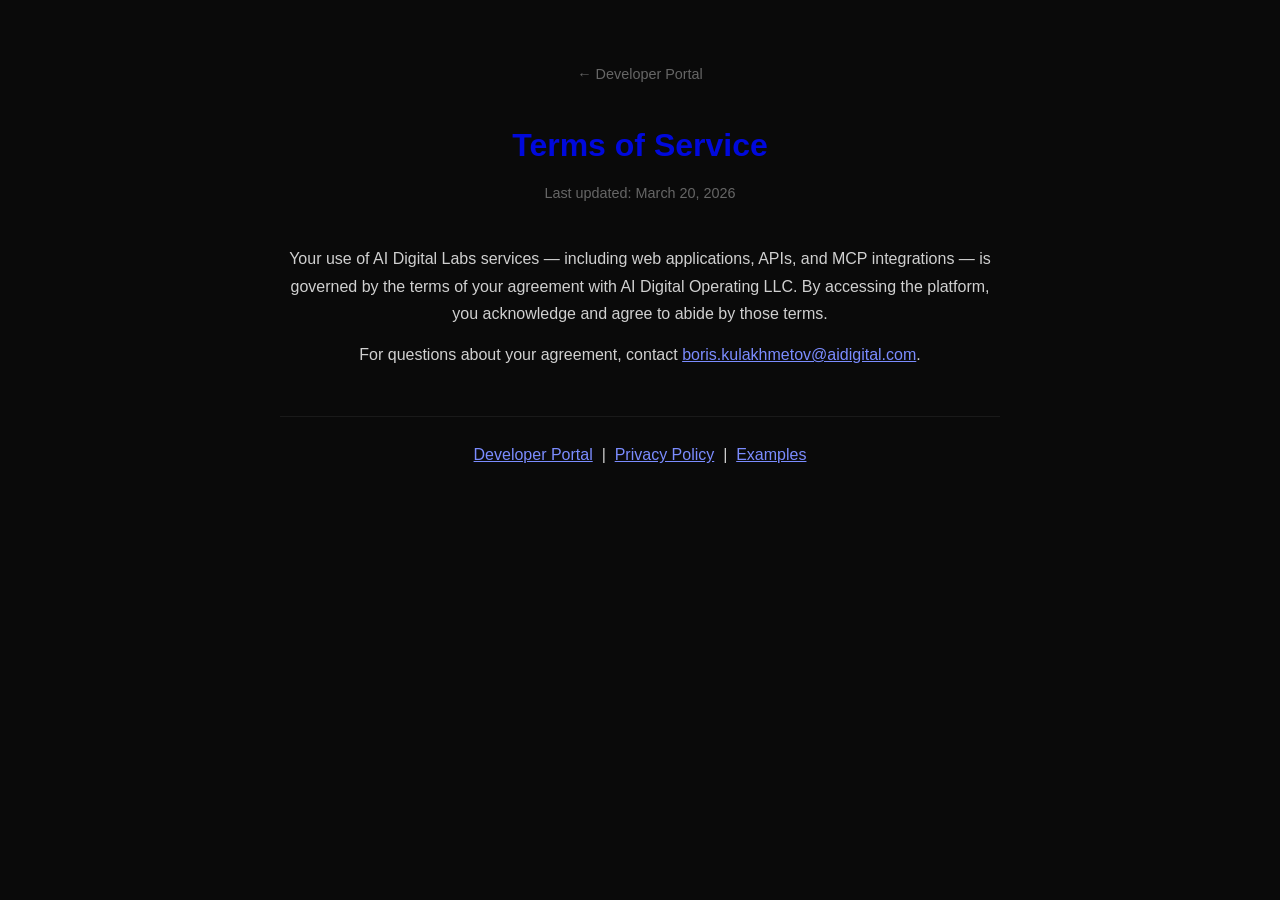
<file: terms.html>
<!DOCTYPE html>
<html lang="en">
<head>
  <meta charset="UTF-8">
  <meta name="viewport" content="width=device-width, initial-scale=1.0">
  <title>Terms of Service — AI Digital Labs</title>
  <style>
    * { margin: 0; padding: 0; box-sizing: border-box; }
    body {
      background: #0a0a0a; color: #d0d0d0;
      font-family: Inter, -apple-system, BlinkMacSystemFont, sans-serif;
      line-height: 1.7; padding: 60px 24px;
    }
    .container { max-width: 720px; margin: 0 auto; text-align: center; }
    h1 { color: #0009DC; font-size: 2rem; margin-bottom: 8px; }
    .updated { color: #666; font-size: 0.9rem; margin-bottom: 40px; }
    p { margin-bottom: 14px; }
    a { color: #7b8cff; }
    .back { display: inline-block; margin-bottom: 32px; color: #666; text-decoration: none; font-size: 0.9rem; }
    .back:hover { color: #999; }
  </style>
</head>
<body>
  <div class="container">
    <a class="back" href="/">&larr; Developer Portal</a>
    <h1>Terms of Service</h1>
    <p class="updated">Last updated: March 20, 2026</p>

    <p>Your use of AI Digital Labs services — including web applications, APIs, and MCP integrations — is governed by the terms of your agreement with AI Digital Operating LLC. By accessing the platform, you acknowledge and agree to abide by those terms.</p>

    <p>For questions about your agreement, contact <a href="mailto:boris.kulakhmetov@aidigital.com">boris.kulakhmetov@aidigital.com</a>.</p>

    <div style="margin-top:48px; padding-top:24px; border-top:1px solid #1a1a1a;">
      <a href="/">Developer Portal</a> &nbsp;|&nbsp;
      <a href="/privacy.html">Privacy Policy</a> &nbsp;|&nbsp;
      <a href="/examples.html">Examples</a>
    </div>
  </div>
</body>
</html>
</file>
<file: styles.css>
/* ===== Reset & Base ===== */
*, *::before, *::after { box-sizing: border-box; margin: 0; padding: 0; }

:root {
  /* Aligned with AI Labs DS theme (ai-labs.ts dark) */
  --bg: #080808;
  --surface: #0f0f0f;
  --surface-2: #1a1a1a;
  --surface-3: #222222;
  --border: rgba(255, 255, 255, 0.08);
  --border-light: rgba(255, 255, 255, 0.12);
  --text: #ffffff;
  --text-muted: #888888;
  --text-dim: #666666;
  --accent: #aef33e;
  --accent-light: #c5f76e;
  --accent-hover: #95d932;
  --accent-glow: rgba(174, 243, 62, 0.08);
  --accent-glow-strong: rgba(174, 243, 62, 0.25);
  --accent-border: rgba(174, 243, 62, 0.2);
  --accent-contrast: #080808;
  --blue: #0009e4;
  --code-bg: #0a0a0a;
  --code-border: rgba(255, 255, 255, 0.06);
  --green: #48bb78;
  --yellow: #f6ad55;
  --red: #f56565;
  --orange: #f97316;
  --sidebar-w: 280px;
  --header-h: 0px;
  --radius: 8px;
  --radius-lg: 12px;
}

/* ===== Light Theme (aligned with AI Labs DS light) ===== */
[data-theme="light"] {
  --bg: #f1f1f1;
  --surface: #ffffff;
  --surface-2: #e8e8e8;
  --surface-3: #dcdcdc;
  --border: rgba(0, 0, 0, 0.1);
  --border-light: rgba(0, 0, 0, 0.06);
  --text: #080808;
  --text-muted: #666666;
  --text-dim: #999999;
  --accent: #0009e4;
  --accent-light: #2233ff;
  --accent-hover: #0007b5;
  --accent-glow: rgba(0, 9, 228, 0.06);
  --accent-glow-strong: rgba(0, 9, 228, 0.15);
  --accent-border: rgba(0, 9, 228, 0.2);
  --accent-contrast: #ffffff;
  --blue: #0009e4;
  --code-bg: #f5f5f5;
  --code-border: rgba(0, 0, 0, 0.08);
}

/* ===== Auto-detect system preference ===== */
@media (prefers-color-scheme: light) {
  :root:not([data-theme="dark"]) {
    --bg: #f1f1f1;
    --surface: #ffffff;
    --surface-2: #e8e8e8;
    --surface-3: #dcdcdc;
    --border: rgba(0, 0, 0, 0.1);
    --border-light: rgba(0, 0, 0, 0.06);
    --text: #080808;
    --text-muted: #666666;
    --text-dim: #999999;
    --accent: #0009e4;
    --accent-light: #2233ff;
    --accent-hover: #0007b5;
    --accent-glow: rgba(0, 9, 228, 0.06);
    --accent-glow-strong: rgba(0, 9, 228, 0.15);
    --accent-border: rgba(0, 9, 228, 0.2);
    --accent-contrast: #ffffff;
    --blue: #0009e4;
    --code-bg: #f5f5f5;
    --code-border: rgba(0, 0, 0, 0.08);
  }
  :root:not([data-theme="dark"]) .theme-toggle .icon-sun { display: none; }
  :root:not([data-theme="dark"]) .theme-toggle .icon-moon { display: inline; }
}

html {
  scroll-behavior: smooth;
  scroll-padding-top: 24px;
}

body {
  font-family: -apple-system, BlinkMacSystemFont, 'Segoe UI', Roboto, sans-serif;
  background: var(--bg);
  color: var(--text);
  line-height: 1.6;
  font-size: 15px;
  -webkit-font-smoothing: antialiased;
  -moz-osx-font-smoothing: grayscale;
}

/* ===== Theme Toggle ===== */
.theme-toggle {
  background: var(--surface-2);
  border: 1px solid var(--border);
  border-radius: var(--radius);
  padding: 6px 8px;
  cursor: pointer;
  color: var(--text-muted);
  display: flex;
  align-items: center;
  justify-content: center;
  transition: color 0.2s, border-color 0.2s, background 0.2s;
  width: 36px;
  height: 36px;
}
.theme-toggle:hover {
  color: var(--accent);
  border-color: var(--accent);
}
.theme-toggle svg { width: 18px; height: 18px; }
[data-theme="light"] .theme-toggle .icon-sun { display: none; }
[data-theme="light"] .theme-toggle .icon-moon { display: inline; }
:root .theme-toggle .icon-moon { display: none; }
:root .theme-toggle .icon-sun { display: inline; }

/* ===== Sidebar ===== */
.sidebar {
  position: fixed;
  top: 0;
  left: 0;
  width: var(--sidebar-w);
  height: 100vh;
  background: var(--surface);
  border-right: 1px solid var(--border);
  overflow-y: auto;
  z-index: 100;
  display: flex;
  flex-direction: column;
  scrollbar-width: thin;
  scrollbar-color: var(--border-light) transparent;
}

.sidebar-brand {
  padding: 24px 20px 20px;
  border-bottom: 1px solid var(--border);
  flex-shrink: 0;
}

.sidebar-brand-name {
  font-size: 14px;
  font-weight: 700;
  color: var(--text);
  letter-spacing: 0.5px;
  text-transform: uppercase;
  display: flex;
  align-items: center;
  gap: 10px;
}

.sidebar-brand-icon {
  width: 28px;
  height: 28px;
  background: var(--accent);
  border-radius: 6px;
  display: flex;
  align-items: center;
  justify-content: center;
  font-size: 12px;
  font-weight: 700;
  color: var(--text);
  flex-shrink: 0;
}

.sidebar-brand-sub {
  font-size: 11px;
  color: var(--text-muted);
  margin-top: 4px;
  font-weight: 400;
  letter-spacing: 0;
  text-transform: none;
  padding-left: 38px;
}

.sidebar-nav {
  padding: 16px 0;
  flex: 1;
}

.sidebar-section {
  padding: 0 12px;
  margin-bottom: 8px;
}

.sidebar-section-title {
  font-size: 10px;
  font-weight: 600;
  text-transform: uppercase;
  letter-spacing: 1.2px;
  color: var(--text-dim);
  padding: 8px 12px 6px;
}

.sidebar-link {
  display: block;
  padding: 7px 12px;
  color: var(--text-muted);
  text-decoration: none;
  font-size: 13px;
  font-weight: 500;
  border-radius: 6px;
  transition: all 0.15s ease;
}

.sidebar-link:hover {
  color: var(--text);
  background: var(--surface-2);
}

.sidebar-link.active {
  color: var(--text);
  background: var(--accent-glow);
}

.sidebar-link.sub {
  padding-left: 28px;
  font-size: 12.5px;
  font-weight: 400;
  color: var(--text-dim);
}

.sidebar-link.sub:hover {
  color: var(--text-muted);
}

.sidebar-footer {
  padding: 16px 20px;
  border-top: 1px solid var(--border);
  flex-shrink: 0;
}

.sidebar-footer a {
  font-size: 12px;
  color: var(--text-dim);
  text-decoration: none;
  transition: color 0.15s;
}

.sidebar-footer a:hover {
  color: var(--accent-light);
}

/* ===== Mobile menu toggle ===== */
.menu-toggle {
  display: none;
  position: fixed;
  top: 16px;
  left: 16px;
  z-index: 200;
  width: 40px;
  height: 40px;
  border-radius: 8px;
  background: var(--surface);
  border: 1px solid var(--border);
  color: var(--text);
  font-size: 20px;
  cursor: pointer;
  align-items: center;
  justify-content: center;
}

.sidebar-overlay {
  display: none;
  position: fixed;
  inset: 0;
  background: rgba(0,0,0,0.6);
  z-index: 90;
}

/* ===== Main Content ===== */
.main {
  margin-left: var(--sidebar-w);
  min-height: 100vh;
}

.content {
  max-width: 820px;
  margin: 0 auto;
  padding: 48px 40px 80px;
}

/* ===== Hero ===== */
.hero {
  padding: 20px 0 48px;
  border-bottom: 1px solid var(--border);
  margin-bottom: 48px;
}

.hero-badge {
  display: inline-flex;
  align-items: center;
  gap: 6px;
  font-size: 11px;
  font-weight: 600;
  text-transform: uppercase;
  letter-spacing: 1px;
  color: var(--accent-light);
  background: var(--accent-glow);
  border: 1px solid var(--accent-border);
  padding: 5px 12px;
  border-radius: 20px;
  margin-bottom: 20px;
}

.hero-badge-dot {
  width: 6px;
  height: 6px;
  border-radius: 50%;
  background: var(--green);
  animation: pulse 2s infinite;
}

@keyframes pulse {
  0%, 100% { opacity: 1; }
  50% { opacity: 0.4; }
}

.hero h1 {
  font-size: 36px;
  font-weight: 700;
  color: var(--text);
  line-height: 1.2;
  margin-bottom: 16px;
}

.hero h1 span {
  color: var(--accent-light);
}

.hero p {
  font-size: 16px;
  color: var(--text-muted);
  max-width: 600px;
  line-height: 1.7;
}

/* ===== Sections ===== */
section {
  margin-bottom: 56px;
}

section:last-child {
  margin-bottom: 0;
}

h2 {
  font-size: 24px;
  font-weight: 700;
  color: var(--text);
  margin-bottom: 20px;
  padding-bottom: 12px;
  border-bottom: 1px solid var(--border);
  scroll-margin-top: 24px;
}

h3 {
  font-size: 18px;
  font-weight: 600;
  color: var(--text);
  margin: 32px 0 12px;
  scroll-margin-top: 24px;
}

h4 {
  font-size: 15px;
  font-weight: 600;
  color: var(--text);
  margin: 20px 0 8px;
}

p {
  margin-bottom: 12px;
}

a {
  color: var(--accent-light);
  text-decoration: none;
}

a:hover {
  text-decoration: underline;
}

/* ===== Lists ===== */
ul, ol {
  margin: 0 0 16px 20px;
}

li {
  margin-bottom: 6px;
}

li::marker {
  color: var(--text-dim);
}

/* ===== Steps ===== */
.steps {
  list-style: none;
  margin: 0 0 24px 0;
  counter-reset: step;
}

.steps li {
  counter-increment: step;
  position: relative;
  padding-left: 40px;
  margin-bottom: 16px;
}

.steps li::before {
  content: counter(step);
  position: absolute;
  left: 0;
  top: 1px;
  width: 26px;
  height: 26px;
  border-radius: 50%;
  background: var(--accent-glow);
  border: 1px solid var(--accent-glow-strong);
  color: var(--accent-light);
  font-size: 12px;
  font-weight: 600;
  display: flex;
  align-items: center;
  justify-content: center;
}

/* ===== Code ===== */
code {
  font-family: 'JetBrains Mono', 'Fira Code', 'Consolas', monospace;
  font-size: 13px;
}

:not(pre) > code {
  background: var(--surface-2);
  border: 1px solid var(--border);
  padding: 2px 7px;
  border-radius: 4px;
  font-size: 12.5px;
  color: #ccc;
}

.code-block {
  position: relative;
  margin: 16px 0 20px;
  border-radius: var(--radius);
  overflow: hidden;
  border: 1px solid var(--code-border);
}

.code-header {
  display: flex;
  align-items: center;
  justify-content: space-between;
  background: var(--surface-2);
  border-bottom: 1px solid var(--code-border);
  padding: 8px 16px;
}

.code-lang {
  font-size: 11px;
  font-weight: 600;
  text-transform: uppercase;
  letter-spacing: 0.8px;
  color: var(--text-dim);
}

.code-copy {
  background: none;
  border: 1px solid var(--border);
  color: var(--text-dim);
  font-size: 11px;
  font-weight: 500;
  padding: 3px 10px;
  border-radius: 4px;
  cursor: pointer;
  font-family: 'Inter', sans-serif;
  transition: all 0.15s;
}

.code-copy:hover {
  color: var(--text);
  border-color: var(--border-light);
  background: var(--surface-3);
}

.code-copy.copied {
  color: var(--green);
  border-color: var(--green);
}

.code-block pre {
  background: var(--code-bg);
  padding: 16px 20px;
  overflow-x: auto;
  line-height: 1.6;
  scrollbar-width: thin;
  scrollbar-color: var(--border) transparent;
}

/* Syntax colors */
.hl-keyword { color: #c678dd; }
.hl-string { color: #98c379; }
.hl-comment { color: #5c6370; font-style: italic; }
.hl-number { color: #d19a66; }
.hl-function { color: #61afef; }
.hl-property { color: #e06c75; }
.hl-variable { color: #e5c07b; }
.hl-url { color: #98c379; text-decoration: underline; }
.hl-flag { color: #56b6c2; }
.hl-header { color: #61afef; }

/* Light mode syntax highlighting */
[data-theme="light"] .hl-keyword { color: #7c3aed; }
[data-theme="light"] .hl-string { color: #16a34a; }
[data-theme="light"] .hl-comment { color: #9ca3af; }
[data-theme="light"] .hl-number { color: #b45309; }
[data-theme="light"] .hl-function { color: #2563eb; }
[data-theme="light"] .hl-property { color: #dc2626; }
[data-theme="light"] .hl-variable { color: #a16207; }
[data-theme="light"] .hl-url { color: #16a34a; }
[data-theme="light"] .hl-flag { color: #0891b2; }
[data-theme="light"] .hl-header { color: #2563eb; }
@media (prefers-color-scheme: light) {
  :root:not([data-theme="dark"]) .hl-keyword { color: #7c3aed; }
  :root:not([data-theme="dark"]) .hl-string { color: #16a34a; }
  :root:not([data-theme="dark"]) .hl-comment { color: #9ca3af; }
  :root:not([data-theme="dark"]) .hl-number { color: #b45309; }
  :root:not([data-theme="dark"]) .hl-function { color: #2563eb; }
  :root:not([data-theme="dark"]) .hl-property { color: #dc2626; }
  :root:not([data-theme="dark"]) .hl-variable { color: #a16207; }
  :root:not([data-theme="dark"]) .hl-url { color: #16a34a; }
  :root:not([data-theme="dark"]) .hl-flag { color: #0891b2; }
  :root:not([data-theme="dark"]) .hl-header { color: #2563eb; }
}

/* ===== Tables ===== */
.table-wrap {
  overflow-x: auto;
  margin: 16px 0 20px;
  border-radius: var(--radius);
  border: 1px solid var(--border);
}

table {
  width: 100%;
  border-collapse: collapse;
  font-size: 13.5px;
}

thead {
  background: var(--surface-2);
}

th {
  text-align: left;
  padding: 10px 16px;
  font-weight: 600;
  font-size: 12px;
  text-transform: uppercase;
  letter-spacing: 0.5px;
  color: var(--text-muted);
  border-bottom: 1px solid var(--border);
}

td {
  padding: 10px 16px;
  border-bottom: 1px solid var(--border);
  vertical-align: top;
}

tr:last-child td {
  border-bottom: none;
}

tbody tr:hover {
  background: var(--surface);
}

td code {
  font-size: 12px;
}

.required {
  color: var(--red);
  font-size: 11px;
  font-weight: 600;
}

.optional {
  color: var(--text-dim);
  font-size: 11px;
}

/* ===== Callout boxes ===== */
.callout {
  padding: 16px 20px;
  border-radius: var(--radius);
  margin: 16px 0 20px;
  font-size: 14px;
  border: 1px solid;
}

.callout-info {
  background: var(--accent-glow);
  border-color: var(--accent-border);
  color: #a0b0ff;
}

.callout-warning {
  background: rgba(234, 179, 8, 0.06);
  border-color: rgba(234, 179, 8, 0.2);
  color: #d4a800;
}

.callout-title {
  font-weight: 600;
  margin-bottom: 4px;
  font-size: 13px;
  text-transform: uppercase;
  letter-spacing: 0.5px;
}

/* ===== Endpoint blocks ===== */
.endpoint {
  display: inline-flex;
  align-items: center;
  gap: 8px;
  padding: 6px 14px;
  border-radius: 6px;
  font-family: 'JetBrains Mono', monospace;
  font-size: 13px;
  font-weight: 500;
  margin: 8px 0 12px;
  border: 1px solid;
}

.endpoint-post {
  background: rgba(34, 197, 94, 0.08);
  border-color: rgba(34, 197, 94, 0.2);
}

.endpoint-get {
  background: rgba(59, 130, 246, 0.08);
  border-color: rgba(59, 130, 246, 0.2);
}

.method {
  font-weight: 700;
  font-size: 11px;
  letter-spacing: 0.5px;
}

.method-post { color: var(--green); }
.method-get { color: #3b82f6; }

.endpoint-path { color: var(--text-muted); }

/* ===== App cards ===== */
.app-card {
  background: var(--surface);
  border: 1px solid var(--border);
  border-radius: var(--radius-lg);
  padding: 28px;
  margin: 24px 0;
}

.app-card-header {
  display: flex;
  align-items: center;
  gap: 12px;
  margin-bottom: 16px;
}

.app-card-icon {
  width: 36px;
  height: 36px;
  border-radius: 8px;
  background: var(--accent-glow);
  border: 1px solid var(--accent-border);
  display: flex;
  align-items: center;
  justify-content: center;
  font-size: 16px;
  flex-shrink: 0;
}

.app-card-title {
  font-size: 18px;
  font-weight: 600;
  color: var(--text);
}

.app-card-time {
  font-size: 12px;
  color: var(--text-dim);
  background: var(--surface-2);
  padding: 3px 10px;
  border-radius: 12px;
  margin-left: auto;
  white-space: nowrap;
}

.app-card-base {
  font-family: 'JetBrains Mono', monospace;
  font-size: 12.5px;
  color: var(--text-muted);
  background: var(--surface-2);
  padding: 6px 12px;
  border-radius: 6px;
  margin-bottom: 16px;
  display: inline-block;
}

/* ===== Pattern flow ===== */
.flow {
  display: flex;
  gap: 12px;
  margin: 20px 0 24px;
  flex-wrap: wrap;
}

.flow-step {
  flex: 1;
  min-width: 180px;
  background: var(--surface);
  border: 1px solid var(--border);
  border-radius: var(--radius);
  padding: 16px;
  text-align: center;
  position: relative;
}

.flow-step-num {
  font-size: 11px;
  font-weight: 600;
  color: var(--accent-light);
  text-transform: uppercase;
  letter-spacing: 1px;
  margin-bottom: 6px;
}

.flow-step-title {
  font-weight: 600;
  color: var(--text);
  font-size: 14px;
  margin-bottom: 4px;
}

.flow-step-detail {
  font-size: 12px;
  color: var(--text-dim);
  font-family: 'JetBrains Mono', monospace;
}

.flow-arrow {
  display: flex;
  align-items: center;
  color: var(--text-dim);
  font-size: 18px;
  flex-shrink: 0;
}

/* ===== Response format ===== */
.response-fields {
  margin: 16px 0;
}

.response-field {
  display: flex;
  gap: 12px;
  padding: 10px 0;
  border-bottom: 1px solid var(--border);
  font-size: 14px;
}

.response-field:last-child { border-bottom: none; }

.response-field code {
  flex-shrink: 0;
}

.response-field-desc {
  color: var(--text-muted);
}

/* ===== Tab system for code examples ===== */
.tabs {
  margin: 20px 0;
}

.tab-buttons {
  display: flex;
  gap: 0;
  border-bottom: 1px solid var(--border);
  margin-bottom: 0;
}

.tab-btn {
  padding: 10px 20px;
  font-size: 13px;
  font-weight: 500;
  color: var(--text-dim);
  background: none;
  border: none;
  border-bottom: 2px solid transparent;
  cursor: pointer;
  font-family: 'Inter', sans-serif;
  transition: all 0.15s;
}

.tab-btn:hover {
  color: var(--text);
}

.tab-btn.active {
  color: var(--accent-light);
  border-bottom-color: var(--accent);
}

.tab-content {
  display: none;
}

.tab-content.active {
  display: block;
}

/* ===== API Playground ===== */
.playground {
  display: grid;
  grid-template-columns: 1fr 1fr;
  gap: 24px;
  margin-top: 20px;
}

.playground__form,
.playground__output {
  background: var(--surface);
  border: 1px solid var(--border);
  border-radius: var(--radius-lg);
  padding: 24px;
}

.playground__form label {
  display: block;
  font-size: 12px;
  font-weight: 600;
  text-transform: uppercase;
  letter-spacing: 0.5px;
  color: var(--text-muted);
  margin-bottom: 6px;
  margin-top: 16px;
}

.playground__form label:first-child {
  margin-top: 0;
}

.playground__form input,
.playground__form select,
.playground__form textarea {
  width: 100%;
  padding: 10px 14px;
  background: var(--surface-2);
  border: 1px solid var(--border);
  border-radius: 6px;
  color: var(--text);
  font-family: 'Inter', sans-serif;
  font-size: 14px;
  transition: border-color 0.15s;
  outline: none;
}

.playground__form input:focus,
.playground__form select:focus,
.playground__form textarea:focus {
  border-color: var(--accent-light);
  box-shadow: 0 0 0 3px var(--accent-glow);
}

.playground__form input::placeholder,
.playground__form textarea::placeholder {
  color: var(--text-dim);
}

.playground__form select {
  cursor: pointer;
  -webkit-appearance: none;
  appearance: none;
  background-image: url("data:image/svg+xml,%3Csvg xmlns='http://www.w3.org/2000/svg' width='12' height='12' fill='%23888' viewBox='0 0 16 16'%3E%3Cpath d='M8 11L3 6h10z'/%3E%3C/svg%3E");
  background-repeat: no-repeat;
  background-position: right 12px center;
  padding-right: 32px;
}

.playground__form textarea {
  min-height: 72px;
  resize: vertical;
  font-family: 'Inter', sans-serif;
}

.playground__form select option {
  background: var(--surface-2);
  color: var(--text);
}

#pg-submit {
  display: block;
  width: 100%;
  margin-top: 20px;
  padding: 12px 24px;
  background: var(--accent);
  color: var(--accent-contrast);
  border: none;
  border-radius: 8px;
  font-family: 'Inter', sans-serif;
  font-size: 14px;
  font-weight: 600;
  cursor: pointer;
  transition: all 0.2s;
  letter-spacing: 0.3px;
}

#pg-submit:hover {
  background: var(--accent-light);
  box-shadow: 0 4px 20px var(--accent-glow-strong);
}

#pg-submit:disabled {
  opacity: 0.5;
  cursor: not-allowed;
  box-shadow: none;
}

.pg-status {
  padding: 10px 16px;
  border-radius: 8px;
  font-size: 13px;
  font-weight: 600;
  text-align: center;
  margin-bottom: 16px;
}

.pg-status--ready {
  background: var(--surface-2);
  color: var(--text-dim);
  border: 1px solid var(--border);
}

.pg-status--running {
  background: rgba(234, 179, 8, 0.08);
  color: var(--yellow);
  border: 1px solid rgba(234, 179, 8, 0.25);
}

.pg-status--complete {
  background: rgba(34, 197, 94, 0.08);
  color: var(--green);
  border: 1px solid rgba(34, 197, 94, 0.25);
}

.pg-status--error {
  background: rgba(239, 68, 68, 0.08);
  color: var(--red);
  border: 1px solid rgba(239, 68, 68, 0.25);
}

.pg-progress {
  margin-bottom: 16px;
}

.pg-progress__bar {
  height: 6px;
  background: var(--surface-2);
  border-radius: 3px;
  overflow: hidden;
  margin-bottom: 8px;
}

.pg-progress__fill {
  height: 100%;
  background: linear-gradient(90deg, var(--accent), var(--accent-light));
  border-radius: 3px;
  width: 0%;
  transition: width 0.5s ease;
}

.pg-progress__step {
  font-size: 12px;
  color: var(--text-muted);
  font-family: 'JetBrains Mono', monospace;
}

.pg-result__header {
  display: flex;
  align-items: center;
  justify-content: space-between;
  gap: 12px;
  margin-bottom: 16px;
  flex-wrap: wrap;
}

.pg-result__link {
  display: inline-flex;
  align-items: center;
  gap: 6px;
  padding: 8px 16px;
  background: var(--accent-glow);
  border: 1px solid var(--accent-border);
  color: var(--accent-light);
  border-radius: 6px;
  font-size: 13px;
  font-weight: 600;
  text-decoration: none;
  transition: all 0.15s;
}

.pg-result__link:hover {
  background: var(--accent-glow-strong);
  text-decoration: none;
}

.pg-result__toggle {
  padding: 6px 14px;
  background: var(--surface-2);
  border: 1px solid var(--border);
  color: var(--text-muted);
  border-radius: 6px;
  font-family: 'Inter', sans-serif;
  font-size: 12px;
  font-weight: 500;
  cursor: pointer;
  transition: all 0.15s;
}

.pg-result__toggle:hover {
  color: var(--text);
  border-color: var(--border-light);
}

.pg-result__markdown {
  background: var(--surface-2);
  border: 1px solid var(--border);
  border-radius: 8px;
  padding: 20px 24px;
  font-size: 14px;
  line-height: 1.7;
  max-height: 500px;
  overflow-y: auto;
  scrollbar-width: thin;
  scrollbar-color: var(--border-light) transparent;
}

.pg-result__markdown h1,
.pg-result__markdown h2,
.pg-result__markdown h3 {
  color: var(--text);
  border: none;
  padding: 0;
  margin: 20px 0 8px;
}

.pg-result__markdown h1 { font-size: 20px; }
.pg-result__markdown h2 { font-size: 17px; margin-bottom: 10px; }
.pg-result__markdown h3 { font-size: 15px; margin: 16px 0 6px; }

.pg-result__markdown p {
  margin-bottom: 10px;
  color: var(--text);
}

.pg-result__markdown ul,
.pg-result__markdown ol {
  margin: 8px 0 12px 20px;
}

.pg-result__markdown code {
  background: var(--surface-3);
  padding: 1px 5px;
  border-radius: 3px;
  font-size: 12.5px;
}

.pg-result__markdown pre {
  background: var(--code-bg);
  border: 1px solid var(--code-border);
  border-radius: 6px;
  padding: 12px 16px;
  overflow-x: auto;
  margin: 12px 0;
}

.pg-result__markdown pre code {
  background: none;
  padding: 0;
  border-radius: 0;
}

.pg-result__markdown strong {
  color: var(--text);
}

.pg-result__json {
  background: var(--code-bg);
  border: 1px solid var(--code-border);
  border-radius: 8px;
  padding: 16px 20px;
  font-family: 'JetBrains Mono', monospace;
  font-size: 12px;
  color: var(--text-muted);
  max-height: 500px;
  overflow: auto;
  white-space: pre-wrap;
  word-break: break-word;
  scrollbar-width: thin;
  scrollbar-color: var(--border-light) transparent;
}

.pg-empty {
  display: flex;
  align-items: center;
  justify-content: center;
  min-height: 200px;
  color: var(--text-dim);
  font-size: 14px;
  text-align: center;
}

.pg-field-row {
  margin-bottom: 0;
}

.pg-field-row label span.required {
  margin-left: 4px;
}

/* ===== Footer ===== */
.footer {
  margin-top: 64px;
  padding: 32px 0;
  border-top: 1px solid var(--border);
  text-align: center;
}

.footer p {
  font-size: 13px;
  color: var(--text-dim);
  margin: 0;
}

.footer a {
  color: var(--text-muted);
}

/* ===== Sidebar Search (components page) ===== */
.sidebar-search {
  padding: 12px 12px 4px;
}

.sidebar-search input {
  width: 100%;
  padding: 8px 12px;
  background: var(--surface-2);
  border: 1px solid var(--border);
  border-radius: 6px;
  color: var(--text);
  font-family: 'Inter', sans-serif;
  font-size: 13px;
  outline: none;
  transition: border-color 0.15s;
}

.sidebar-search input:focus {
  border-color: var(--accent-light);
  box-shadow: 0 0 0 3px var(--accent-glow);
}

.sidebar-search input::placeholder { color: var(--text-dim); }

/* ===== Install Bar (components page hero) ===== */
.install-bar {
  margin-top: 24px;
  display: flex;
  gap: 12px;
  flex-wrap: wrap;
  align-items: center;
}

.install-cmd {
  display: inline-flex;
  align-items: center;
  gap: 10px;
  background: var(--code-bg);
  border: 1px solid var(--code-border);
  border-radius: 8px;
  padding: 10px 16px;
  font-family: 'JetBrains Mono', monospace;
  font-size: 13px;
  color: var(--text-muted);
}

.install-cmd code { color: var(--green); }

.install-copy {
  background: none;
  border: 1px solid var(--border);
  color: var(--text-dim);
  font-size: 11px;
  font-weight: 500;
  padding: 3px 10px;
  border-radius: 4px;
  cursor: pointer;
  font-family: 'Inter', sans-serif;
  transition: all 0.15s;
}

.install-copy:hover {
  color: var(--text);
  border-color: var(--border-light);
  background: var(--surface-3);
}

.install-copy.copied { color: var(--green); border-color: var(--green); }

.version-pill {
  display: inline-flex;
  align-items: center;
  gap: 6px;
  font-size: 12px;
  font-weight: 600;
  color: var(--green);
  background: rgba(34, 197, 94, 0.08);
  border: 1px solid rgba(34, 197, 94, 0.2);
  padding: 5px 12px;
  border-radius: 20px;
}

/* ===== Component / Export Cards (components page) ===== */
.export-card {
  background: var(--surface);
  border: 1px solid var(--border);
  border-radius: var(--radius-lg);
  padding: 24px;
  margin: 16px 0;
  transition: border-color 0.15s;
}

.export-card:hover { border-color: var(--border-light); }

.export-card[data-hidden="true"] { display: none; }

.export-card-header {
  display: flex;
  align-items: center;
  gap: 12px;
  margin-bottom: 12px;
  flex-wrap: wrap;
}

.export-name {
  font-family: 'JetBrains Mono', monospace;
  font-size: 16px;
  font-weight: 600;
  color: var(--text);
}

.export-entry {
  font-size: 11px;
  font-weight: 600;
  text-transform: uppercase;
  letter-spacing: 0.5px;
  padding: 3px 10px;
  border-radius: 12px;
  background: var(--accent-glow);
  color: var(--accent-light);
  border: 1px solid var(--accent-border);
}

.export-type {
  font-size: 11px;
  font-weight: 600;
  text-transform: uppercase;
  letter-spacing: 0.5px;
  padding: 3px 10px;
  border-radius: 12px;
  border: 1px solid;
}

.export-type--component {
  background: rgba(99, 102, 241, 0.08);
  color: #818cf8;
  border-color: rgba(99, 102, 241, 0.2);
}

.export-type--hook {
  background: rgba(34, 197, 94, 0.08);
  color: var(--green);
  border-color: rgba(34, 197, 94, 0.2);
}

.export-type--utility {
  background: rgba(234, 179, 8, 0.08);
  color: var(--yellow);
  border-color: rgba(234, 179, 8, 0.2);
}

.export-type--theme {
  background: rgba(249, 115, 22, 0.08);
  color: var(--orange);
  border-color: rgba(249, 115, 22, 0.2);
}

.export-type--type {
  background: rgba(139, 92, 246, 0.08);
  color: #a78bfa;
  border-color: rgba(139, 92, 246, 0.2);
}

.export-type--server {
  background: rgba(239, 68, 68, 0.08);
  color: var(--red);
  border-color: rgba(239, 68, 68, 0.2);
}

.export-type--config {
  background: rgba(56, 189, 248, 0.08);
  color: #38bdf8;
  border-color: rgba(56, 189, 248, 0.2);
}

.export-desc {
  font-size: 14px;
  color: var(--text-muted);
  margin-bottom: 12px;
}

.export-meta {
  display: flex;
  gap: 16px;
  flex-wrap: wrap;
  font-size: 12px;
  color: var(--text-dim);
  margin-bottom: 12px;
}

.export-meta-item {
  display: flex;
  align-items: center;
  gap: 4px;
}

.export-meta-label { font-weight: 600; color: var(--text-muted); }

.used-by-tags {
  display: inline-flex;
  gap: 4px;
  flex-wrap: wrap;
}

.used-by-tag {
  font-size: 10px;
  font-weight: 600;
  padding: 2px 7px;
  border-radius: 4px;
  background: var(--surface-2);
  border: 1px solid var(--border);
  color: var(--text-muted);
  letter-spacing: 0.3px;
}

.export-props { margin-bottom: 12px; }

.export-props-title {
  font-size: 12px;
  font-weight: 600;
  text-transform: uppercase;
  letter-spacing: 0.5px;
  color: var(--text-dim);
  margin-bottom: 6px;
}

.props-list {
  display: flex;
  gap: 6px;
  flex-wrap: wrap;
  list-style: none;
  margin: 0;
}

.props-list li {
  font-family: 'JetBrains Mono', monospace;
  font-size: 12px;
  padding: 3px 10px;
  border-radius: 4px;
  background: var(--surface-2);
  border: 1px solid var(--border);
  color: var(--text-muted);
  margin: 0;
}

.props-list li .required-dot {
  color: var(--red);
  margin-left: 2px;
}

/* ===== Category Headers (components page) ===== */
.category-header {
  display: flex;
  align-items: center;
  gap: 12px;
  margin: 32px 0 8px;
}

.category-count {
  font-size: 12px;
  font-weight: 600;
  color: var(--text-dim);
  background: var(--surface-2);
  padding: 2px 10px;
  border-radius: 12px;
}

/* ===== Stats Bar (components page) ===== */
.stats-bar {
  display: flex;
  gap: 24px;
  flex-wrap: wrap;
  padding: 20px 0;
  margin-bottom: 32px;
  border-bottom: 1px solid var(--border);
}

.stat-item { text-align: center; }

.stat-value {
  font-size: 28px;
  font-weight: 700;
  color: var(--text);
  font-family: 'JetBrains Mono', monospace;
}

.stat-label {
  font-size: 11px;
  font-weight: 600;
  text-transform: uppercase;
  letter-spacing: 0.8px;
  color: var(--text-dim);
  margin-top: 2px;
}

/* ===== Filter Bar (components page) ===== */
.filter-bar {
  display: flex;
  gap: 8px;
  flex-wrap: wrap;
  margin-bottom: 24px;
}

.filter-btn {
  padding: 6px 14px;
  font-size: 12px;
  font-weight: 500;
  color: var(--text-dim);
  background: var(--surface);
  border: 1px solid var(--border);
  border-radius: 20px;
  cursor: pointer;
  font-family: 'Inter', sans-serif;
  transition: all 0.15s;
}

.filter-btn:hover { color: var(--text); border-color: var(--border-light); }

.filter-btn.active {
  color: var(--accent-light);
  background: var(--accent-glow);
  border-color: var(--accent-glow-strong);
}

.no-results {
  text-align: center;
  padding: 48px 20px;
  color: var(--text-dim);
  font-size: 15px;
}

.no-results.hidden { display: none; }

/* ===== DS Theme Variables (for real component previews) ===== */
:root {
  --surface2: #1e1e2e;
  --brand-green: #aef33e;
  --brand-blue: #0009e4;
  --warning: #f6ad55;
  --error: #f56565;
  --radius-sm: 6px;
  --radius-md: 10px;
  --radius-full: 999px;
  --radius-xs: 4px;
  --transition-fast: 0.15s ease;
  --transition-button: 0.2s ease;
  --accent-dim: rgba(0,9,228,0.08);
  --accent-border: rgba(0,9,228,0.2);
  --font-mono: 'JetBrains Mono', monospace;
  --font-family: 'Inter', sans-serif;
  --font-heading: 'Inter', sans-serif;
  --glow-blue-soft: 0 0 12px rgba(0,9,228,0.08);
  --success: #48bb78;
}

/* ===== DS Component CSS (for component previews) ===== */
.aidl-theme-toggle {
  background: transparent;
  border: 1px solid var(--border);
  border-radius: var(--radius-sm);
  color: var(--text-muted);
  cursor: pointer;
  padding: 5px 7px;
  display: inline-flex;
  align-items: center;
  transition: var(--transition-fast);
}
.aidl-theme-toggle:hover { border-color: var(--brand-green); color: var(--brand-green); }

.aidl-status-badge {
  display: inline-block;
  padding: 2px 7px;
  border-radius: var(--radius-full);
  font-size: 0.7rem;
  font-weight: 600;
  text-transform: uppercase;
  letter-spacing: 0.02em;
  background: var(--surface2);
  color: var(--text-muted);
}
.aidl-status-badge--active { background: rgba(174,243,62,0.12); color: var(--brand-green); }
.aidl-status-badge--trial  { background: rgba(246,173,85,0.12); color: var(--warning); }
.aidl-status-badge--pending { background: var(--surface2); color: var(--text-muted); }
.aidl-status-badge--blocked { background: rgba(245,101,101,0.12); color: var(--error); }
.aidl-status-badge--admin  { background: rgba(0,9,228,0.10); color: var(--brand-blue); }

.aidl-score-pill {
  display: inline-flex;
  align-items: baseline;
  gap: 1px;
  padding: 2px 8px;
  border-radius: var(--radius-full);
  font-size: 0.78rem;
  font-weight: 700;
}
.aidl-score-pill__max { font-size: 0.65rem; font-weight: 400; opacity: 0.6; }
.aidl-score-pill--good { background: rgba(174,243,62,0.15); color: var(--brand-green); }
.aidl-score-pill--mid { background: rgba(246,173,85,0.15); color: var(--warning); }
.aidl-score-pill--bad { background: rgba(245,101,101,0.15); color: var(--error); }

.aidl-sev-badge {
  display: inline-block;
  padding: 2px 8px;
  border-radius: 4px;
  font-size: 0.68rem;
  font-weight: 700;
  text-transform: uppercase;
  letter-spacing: 0.04em;
}
.aidl-sev-badge--critical { background: rgba(239,68,68,0.15); color: #ef4444; }
.aidl-sev-badge--significant { background: rgba(245,158,11,0.15); color: #f59e0b; }
.aidl-sev-badge--moderate { background: rgba(6,182,212,0.15); color: #06b6d4; }
.aidl-sev-badge--improvement { background: rgba(99,102,241,0.12); color: #6366f1; }

.aidl-priority-badge {
  display: inline-block;
  padding: 2px 8px;
  border-radius: 4px;
  font-size: 0.68rem;
  font-weight: 700;
  letter-spacing: 0.04em;
}
.aidl-priority-badge--high { background: rgba(239,68,68,0.15); color: #ef4444; }
.aidl-priority-badge--medium { background: rgba(245,158,11,0.15); color: #f59e0b; }
.aidl-priority-badge--low { background: rgba(163,163,163,0.15); color: #a3a3a3; }

.aidl-spinner {
  border: 3px solid var(--border);
  border-top-color: var(--accent);
  border-radius: 50%;
  animation: aidl-spin 0.8s linear infinite;
}
@keyframes aidl-spin { to { transform: rotate(360deg); } }

.aidl-progress-bar { display: flex; align-items: center; gap: 10px; }
.aidl-progress-bar__track {
  flex: 1;
  background: var(--surface2);
  border-radius: var(--radius-full);
  overflow: hidden;
}
.aidl-progress-bar__fill {
  height: 100%;
  border-radius: var(--radius-full);
  transition: width 0.5s cubic-bezier(0.22, 1, 0.36, 1);
}
.aidl-progress-bar__label { font-size: 0.78rem; color: var(--text-muted); white-space: nowrap; }

.aidl-section-divider {
  display: flex;
  align-items: center;
  gap: 12px;
  margin: 0;
  font-size: 0.75rem;
  font-weight: 600;
  text-transform: uppercase;
  letter-spacing: 0.06em;
  color: var(--text-muted);
}
.aidl-section-divider::before, .aidl-section-divider::after {
  content: '';
  flex: 1;
  height: 1px;
  background: var(--border);
}

.aidl-kpi-tile {
  background: var(--surface);
  border: 1px solid var(--border);
  border-radius: var(--radius-sm);
  padding: 16px;
  text-align: center;
}
.aidl-kpi-tile__value { font-size: 1.6rem; font-weight: 700; color: var(--text); }
.aidl-kpi-tile__suffix { font-size: 0.85rem; font-weight: 400; opacity: 0.6; }
.aidl-kpi-tile__label { font-size: 0.75rem; font-weight: 600; text-transform: uppercase; color: var(--text-muted); margin-top: 4px; }
.aidl-kpi-tile__desc { font-size: 0.72rem; color: var(--text-muted); margin-top: 4px; }

.aidl-action-card {
  background: var(--surface);
  border: 1px solid var(--border);
  border-radius: var(--radius-sm);
  padding: 16px;
  transition: box-shadow var(--transition-fast);
  width: 100%;
  max-width: 400px;
}
.aidl-action-card:hover { box-shadow: var(--glow-blue-soft); }
.aidl-action-card__header { display: flex; align-items: center; gap: 10px; margin-bottom: 8px; }
.aidl-action-card__title { flex: 1; font-size: 0.95rem; font-weight: 600; margin: 0; color: var(--text); }
.aidl-action-card__score { flex-shrink: 0; }
.aidl-action-card__desc { font-size: 0.85rem; color: var(--text-muted); margin: 0 0 8px; line-height: 1.5; }
.aidl-action-card__meta { font-size: 0.78rem; color: var(--text-muted); display: flex; gap: 10px; flex-wrap: wrap; }

.aidl-page-header { margin-bottom: 0; }
.aidl-page-header__title { font-size: 1.4rem; font-weight: 700; margin: 0 0 6px; color: var(--text); }
.aidl-page-header__subtitle { font-size: 0.92rem; color: var(--text-muted); margin: 0 0 12px; }
.aidl-page-header__meta { font-size: 0.78rem; color: var(--text-muted); margin-bottom: 0; display: flex; gap: 8px; }

.aidl-status-dot {
  display: inline-block;
  width: 8px;
  height: 8px;
  border-radius: 50%;
  flex-shrink: 0;
  background: var(--text-muted);
}
.aidl-status-dot--chatting  { background: var(--brand-green); animation: aidl-pulse 2s infinite; }
.aidl-status-dot--done      { background: var(--brand-green); }
.aidl-status-dot--error     { background: var(--error); }
.aidl-status-dot--pending   { background: var(--warning); animation: aidl-pulse 1.2s infinite; }
@keyframes aidl-pulse { 0%, 100% { opacity: 1; } 50% { opacity: 0.4; } }

.aidl-step-list { display: flex; flex-direction: column; gap: 12px; }
.aidl-step-list__item { display: flex; align-items: center; gap: 10px; font-size: 0.88rem; }
.aidl-step-list__icon { width: 20px; text-align: center; font-size: 0.85rem; }
.aidl-step-list__item--done { color: var(--success); }
.aidl-step-list__item--done .aidl-step-list__icon { color: var(--success); }
.aidl-step-list__item--active { color: var(--accent); animation: aidl-pulse 1.5s ease-in-out infinite; }
.aidl-step-list__item--pending { color: var(--text-muted); opacity: 0.5; }

/* ===== Visual Preview Boxes (components page) ===== */
.preview-box {
  background: var(--bg);
  border: 1px solid rgba(255,255,255,0.1);
  border-radius: 8px;
  padding: 24px;
  margin: 16px 0;
  display: flex;
  align-items: center;
  justify-content: center;
  gap: 16px;
  flex-wrap: wrap;
}

.preview-box--col {
  flex-direction: column;
  align-items: stretch;
}

.preview-label {
  font-size: 10px;
  font-weight: 600;
  text-transform: uppercase;
  letter-spacing: 1px;
  color: var(--text-dim);
  margin-bottom: 8px;
  text-align: center;
  width: 100%;
}

/* --- SVGRing preview --- */
.prev-ring { position: relative; display: inline-flex; align-items: center; justify-content: center; }
.prev-ring svg { transform: rotate(-90deg); }
.prev-ring-label {
  position: absolute;
  font-size: 18px;
  font-weight: 700;
  color: var(--text);
  font-family: 'JetBrains Mono', monospace;
}

/* --- ProgressBar preview --- */
.prev-progress-track {
  width: 100%;
  max-width: 320px;
  height: 10px;
  border-radius: 6px;
  background: var(--surface-2);
  overflow: hidden;
  position: relative;
}
.prev-progress-fill {
  height: 100%;
  border-radius: 6px;
  background: var(--accent-light);
  transition: width 0.6s ease;
}
.prev-progress-wrap { display: flex; flex-direction: column; gap: 6px; width: 100%; max-width: 320px; }
.prev-progress-meta { display: flex; justify-content: space-between; font-size: 12px; color: var(--text-muted); }

/* --- StepList preview --- */
.prev-steps { display: flex; flex-direction: column; gap: 0; width: 100%; max-width: 280px; }
.prev-step {
  display: flex;
  align-items: flex-start;
  gap: 12px;
  padding: 8px 0;
  position: relative;
}
.prev-step:not(:last-child)::after {
  content: '';
  position: absolute;
  left: 13px;
  top: 32px;
  width: 2px;
  height: calc(100% - 18px);
  background: var(--border);
}
.prev-step-dot {
  width: 28px;
  height: 28px;
  border-radius: 50%;
  display: flex;
  align-items: center;
  justify-content: center;
  font-size: 13px;
  flex-shrink: 0;
  font-weight: 600;
  border: 2px solid;
}
.prev-step-dot--done { background: rgba(34,197,94,0.15); border-color: var(--green); color: var(--green); }
.prev-step-dot--active { background: rgba(0,9,220,0.15); border-color: var(--accent-light); color: var(--accent-light); animation: pulse 2s infinite; }
.prev-step-dot--pending { background: var(--surface-2); border-color: var(--border); color: var(--text-dim); }
.prev-step-text { font-size: 14px; color: var(--text); padding-top: 3px; }
.prev-step-text--muted { color: var(--text-dim); }

/* --- Spinner preview --- */
@keyframes spin { to { transform: rotate(360deg); } }
.prev-spinner {
  width: 32px;
  height: 32px;
  border: 3px solid var(--border);
  border-top-color: var(--accent-light);
  border-radius: 50%;
  animation: spin 0.8s linear infinite;
}

/* --- Badge previews --- */
.prev-badge {
  display: inline-flex;
  align-items: center;
  gap: 4px;
  padding: 4px 12px;
  border-radius: 12px;
  font-size: 12px;
  font-weight: 600;
  letter-spacing: 0.3px;
  border: 1px solid;
}
.prev-badge--green { background: rgba(34,197,94,0.12); color: #22c55e; border-color: rgba(34,197,94,0.25); }
.prev-badge--blue { background: rgba(59,130,246,0.12); color: #3b82f6; border-color: rgba(59,130,246,0.25); }
.prev-badge--yellow { background: rgba(234,179,8,0.12); color: #eab308; border-color: rgba(234,179,8,0.25); }
.prev-badge--red { background: rgba(239,68,68,0.12); color: #ef4444; border-color: rgba(239,68,68,0.25); }
.prev-badge--orange { background: rgba(249,115,22,0.12); color: #f97316; border-color: rgba(249,115,22,0.25); }

/* --- Dot previews --- */
.prev-dot {
  width: 10px;
  height: 10px;
  border-radius: 50%;
  display: inline-block;
}
.prev-dot--green { background: #22c55e; box-shadow: 0 0 6px rgba(34,197,94,0.5); }
.prev-dot--amber { background: #f59e0b; box-shadow: 0 0 6px rgba(245,158,11,0.5); }
.prev-dot--red { background: #ef4444; box-shadow: 0 0 6px rgba(239,68,68,0.5); }
.prev-dot-label { font-size: 12px; color: var(--text-muted); margin-left: 4px; }
.prev-dot-group { display: inline-flex; align-items: center; gap: 4px; }

/* --- ScorePill preview --- */
.prev-score {
  display: inline-flex;
  align-items: center;
  justify-content: center;
  width: 52px;
  height: 52px;
  border-radius: 50%;
  font-size: 16px;
  font-weight: 700;
  border: 3px solid;
  font-family: 'JetBrains Mono', monospace;
}
.prev-score--green { color: #22c55e; border-color: #22c55e; background: rgba(34,197,94,0.1); }
.prev-score--yellow { color: #eab308; border-color: #eab308; background: rgba(234,179,8,0.1); }
.prev-score--red { color: #ef4444; border-color: #ef4444; background: rgba(239,68,68,0.1); }

/* --- KpiTile preview --- */
.prev-kpi {
  background: var(--surface);
  border: 1px solid var(--border);
  border-radius: 10px;
  padding: 20px 24px;
  min-width: 200px;
  text-align: left;
}
.prev-kpi-title { font-size: 12px; font-weight: 600; color: var(--text-muted); text-transform: uppercase; letter-spacing: 0.5px; margin-bottom: 4px; }
.prev-kpi-value { font-size: 32px; font-weight: 700; color: var(--text); font-family: 'JetBrains Mono', monospace; line-height: 1.1; }
.prev-kpi-trend { font-size: 13px; color: var(--green); margin-top: 6px; display: flex; align-items: center; gap: 4px; }
.prev-kpi-sub { font-size: 12px; color: var(--text-dim); margin-top: 2px; }

/* --- ActionCard preview --- */
.prev-action {
  background: var(--surface);
  border: 1px solid var(--border);
  border-radius: 10px;
  padding: 20px;
  width: 100%;
  max-width: 400px;
}
.prev-action-top { display: flex; align-items: center; justify-content: space-between; margin-bottom: 8px; }
.prev-action-title { font-size: 15px; font-weight: 600; color: var(--text); }
.prev-action-desc { font-size: 13px; color: var(--text-muted); margin-bottom: 12px; }
.prev-action-meta { display: flex; gap: 16px; font-size: 12px; color: var(--text-dim); }
.prev-action-meta span { display: flex; align-items: center; gap: 4px; }

/* --- SectionDivider preview --- */
.prev-divider {
  width: 100%;
  display: flex;
  align-items: center;
  gap: 12px;
}
.prev-divider-line { flex: 1; height: 1px; background: var(--border); }
.prev-divider-label {
  font-size: 11px;
  font-weight: 600;
  text-transform: uppercase;
  letter-spacing: 1px;
  color: var(--text-dim);
  white-space: nowrap;
}

/* --- PageHeader preview --- */
.prev-page-header { width: 100%; }
.prev-page-header h3 { font-size: 22px; font-weight: 700; color: var(--text); margin: 0 0 6px; }
.prev-page-header p { font-size: 14px; color: var(--text-muted); margin: 0 0 10px; }
.prev-page-header-badges { display: flex; gap: 8px; }

/* --- MessageBubble preview --- */
.prev-chat-wrap { width: 100%; max-width: 420px; display: flex; flex-direction: column; gap: 12px; }
.prev-bubble {
  max-width: 80%;
  padding: 12px 16px;
  border-radius: 16px;
  font-size: 14px;
  line-height: 1.5;
}
.prev-bubble--user {
  align-self: flex-end;
  background: var(--accent);
  color: var(--accent-contrast);
  border-bottom-right-radius: 4px;
}
.prev-bubble--assistant {
  align-self: flex-start;
  background: var(--surface-2);
  color: var(--text);
  border: 1px solid var(--border);
  border-bottom-left-radius: 4px;
}

/* --- ChatPanel preview --- */
.prev-chatpanel {
  width: 100%;
  max-width: 440px;
  border: 1px solid var(--border);
  border-radius: 12px;
  overflow: hidden;
  background: var(--bg);
}
.prev-chatpanel-messages { padding: 16px; display: flex; flex-direction: column; gap: 10px; min-height: 120px; }
.prev-chatpanel-input {
  display: flex;
  align-items: center;
  gap: 8px;
  padding: 12px 16px;
  border-top: 1px solid var(--border);
  background: var(--surface);
}
.prev-chatpanel-input input {
  flex: 1;
  background: var(--surface-2);
  border: 1px solid var(--border);
  border-radius: 8px;
  padding: 8px 12px;
  color: var(--text);
  font-size: 13px;
  font-family: 'Inter', sans-serif;
  outline: none;
}
.prev-chatpanel-input button {
  background: var(--accent);
  color: var(--accent-contrast);
  border: none;
  border-radius: 8px;
  padding: 8px 16px;
  font-size: 13px;
  font-weight: 600;
  cursor: pointer;
  font-family: 'Inter', sans-serif;
}

/* --- ValueEffortChart preview --- */
.prev-chart { position: relative; width: 280px; height: 280px; border: 1px solid var(--border); border-radius: 8px; background: var(--surface); }
.prev-chart-quad {
  position: absolute;
  font-size: 9px;
  font-weight: 600;
  text-transform: uppercase;
  letter-spacing: 0.5px;
  color: var(--text-dim);
  opacity: 0.6;
}
.prev-chart-quad--tl { top: 8px; left: 8px; }
.prev-chart-quad--tr { top: 8px; right: 8px; }
.prev-chart-quad--bl { bottom: 8px; left: 8px; }
.prev-chart-quad--br { bottom: 8px; right: 8px; }
.prev-chart-axis-x { position: absolute; top: 50%; left: 0; right: 0; height: 1px; background: var(--border); }
.prev-chart-axis-y { position: absolute; left: 50%; top: 0; bottom: 0; width: 1px; background: var(--border); }
.prev-chart-dot {
  position: absolute;
  width: 12px;
  height: 12px;
  border-radius: 50%;
  transform: translate(-50%, -50%);
  border: 2px solid rgba(255,255,255,0.2);
}

/* --- BrandMark preview --- */
.prev-brandmark { display: inline-flex; }

/* --- ThemeToggle preview --- */
.prev-toggle {
  display: inline-flex;
  align-items: center;
  gap: 8px;
  background: var(--surface-2);
  border: 1px solid var(--border);
  border-radius: 20px;
  padding: 6px 14px;
  cursor: pointer;
}
.prev-toggle-icon { font-size: 18px; }
.prev-toggle-track {
  width: 36px;
  height: 20px;
  border-radius: 10px;
  background: var(--accent);
  position: relative;
}
.prev-toggle-thumb {
  width: 16px;
  height: 16px;
  border-radius: 50%;
  background: white;
  position: absolute;
  top: 2px;
  left: 18px;
  transition: left 0.2s;
}

/* --- Toolbar previews (Share, Download) --- */
.prev-toolbar {
  display: flex;
  align-items: center;
  gap: 10px;
  background: var(--surface);
  border: 1px solid var(--border);
  border-radius: 10px;
  padding: 12px 18px;
}
.prev-toolbar-btn {
  display: inline-flex;
  align-items: center;
  gap: 6px;
  background: var(--surface-2);
  border: 1px solid var(--border);
  border-radius: 8px;
  padding: 8px 14px;
  font-size: 13px;
  font-weight: 500;
  color: var(--text-muted);
  cursor: pointer;
  font-family: 'Inter', sans-serif;
}
.prev-toolbar-btn--accent {
  background: var(--accent);
  border-color: var(--accent);
  color: var(--text);
  font-weight: 600;
}
.prev-toolbar-toast {
  font-size: 12px;
  color: var(--green);
  display: flex;
  align-items: center;
  gap: 4px;
}

/* --- ReportStatusCard preview --- */
.prev-report-status {
  background: var(--surface);
  border: 1px solid var(--border);
  border-radius: 10px;
  padding: 20px;
  width: 100%;
  max-width: 360px;
}
.prev-report-status-row {
  display: flex;
  align-items: center;
  gap: 10px;
  margin-bottom: 10px;
}
.prev-report-status-row:last-child { margin-bottom: 0; }
.prev-report-status-icon { font-size: 18px; }
.prev-report-status-text { font-size: 14px; color: var(--text); }
.prev-report-status-link { color: var(--accent-light); font-weight: 600; text-decoration: none; font-size: 14px; }
.prev-report-status-sub { font-size: 13px; color: var(--text-dim); display: flex; align-items: center; gap: 6px; }

/* ===== Examples Page ===== */
.back {
  display: inline-block;
  margin-bottom: 32px;
  color: var(--text-dim);
  text-decoration: none;
  font-size: 0.9rem;
}
.back:hover { color: var(--text-muted); }

/* Chat simulation (examples page) */
.chat {
  margin: 16px 0 32px;
  border: 1px solid var(--surface-2);
  border-radius: 12px;
  overflow: hidden;
}

.chat-header {
  background: var(--surface);
  padding: 12px 16px;
  font-size: 0.8rem;
  color: var(--text-dim);
  border-bottom: 1px solid var(--surface-2);
  display: flex;
  align-items: center;
  gap: 8px;
}

.chat-header .dot {
  width: 8px;
  height: 8px;
  border-radius: 50%;
  background: var(--accent);
}

.chat-body { padding: 20px; }

.msg { margin-bottom: 16px; max-width: 85%; }
.msg:last-child { margin-bottom: 0; }
.msg.user { margin-left: auto; }
.msg.assistant { margin-right: auto; }

.msg-label {
  font-size: 0.7rem;
  color: var(--text-dim);
  margin-bottom: 4px;
  text-transform: uppercase;
  letter-spacing: 0.05em;
}
.msg.user .msg-label { text-align: right; }

.msg-bubble {
  padding: 12px 16px;
  border-radius: 12px;
  font-size: 0.9rem;
  line-height: 1.5;
}
.msg.user .msg-bubble {
  background: var(--accent-glow);
  color: #c0c8ff;
  border-bottom-right-radius: 4px;
}
.msg.assistant .msg-bubble {
  background: var(--surface);
  color: #ccc;
  border-bottom-left-radius: 4px;
}

.tool-call {
  background: #0a1a0a;
  border: 1px solid #1a3a1a;
  border-radius: 8px;
  padding: 10px 14px;
  margin: 8px 0;
  font-family: 'JetBrains Mono', monospace;
  font-size: 0.8rem;
}
.tool-call .tool-name { color: #4ade80; font-weight: 600; }
.tool-call .tool-param { color: var(--text-muted); }
.tool-call .tool-value { color: #7b8cff; }

.tool-result {
  background: #0a0a1a;
  border: 1px solid #1a1a3a;
  border-radius: 8px;
  padding: 10px 14px;
  margin: 8px 0;
  font-family: 'JetBrains Mono', monospace;
  font-size: 0.8rem;
  color: #999;
}

.report-link {
  display: inline-block;
  background: var(--accent);
  color: var(--text);
  padding: 8px 16px;
  border-radius: 8px;
  text-decoration: none;
  font-size: 0.85rem;
  margin-top: 8px;
}
.report-link:hover { background: #0007b3; }

.example-context {
  background: var(--surface);
  border: 1px solid var(--surface-2);
  border-radius: 8px;
  padding: 14px 16px;
  margin-bottom: 16px;
  font-size: 0.85rem;
  color: var(--text-muted);
}
.example-context strong { color: #bbb; }

/* ===== Responsive ===== */
@media (max-width: 900px) {
  .sidebar {
    transform: translateX(-100%);
    transition: transform 0.25s ease;
  }

  .sidebar.open {
    transform: translateX(0);
  }

  .sidebar-overlay.open {
    display: block;
  }

  .menu-toggle {
    display: flex;
  }

  .main {
    margin-left: 0;
  }

  .content {
    padding: 72px 20px 60px;
  }

  .hero h1 {
    font-size: 28px;
  }

  .flow {
    flex-direction: column;
  }

  .flow-arrow {
    transform: rotate(90deg);
    justify-content: center;
  }

  .app-card-header {
    flex-wrap: wrap;
  }

  .app-card-time {
    margin-left: 0;
  }

  .playground {
    grid-template-columns: 1fr;
  }

  .stats-bar { gap: 16px; }
  .stat-value { font-size: 22px; }
}

/* ===== MCP Setup Wizard ===== */
.wizard {
  background: var(--surface);
  border: 1px solid var(--border);
  border-radius: var(--radius-lg);
  padding: 32px;
  margin: 24px 0;
}

.wizard-steps {
  display: flex;
  gap: 8px;
  margin-bottom: 28px;
  flex-wrap: wrap;
}

.wizard-step-indicator {
  display: flex;
  align-items: center;
  gap: 8px;
  padding: 8px 16px;
  border-radius: 20px;
  font-size: 13px;
  font-weight: 500;
  color: var(--text-dim);
  background: var(--surface-2);
  border: 1px solid var(--border);
  cursor: pointer;
  transition: all 0.2s;
}

.wizard-step-indicator:hover {
  color: var(--text-muted);
  border-color: var(--border-light);
}

.wizard-step-indicator.active {
  color: var(--accent-light);
  background: var(--accent-glow);
  border-color: var(--accent-glow-strong);
}

.wizard-step-indicator.completed {
  color: var(--green);
  background: rgba(34, 197, 94, 0.08);
  border-color: rgba(34, 197, 94, 0.2);
}

.wizard-step-num {
  width: 22px;
  height: 22px;
  border-radius: 50%;
  display: flex;
  align-items: center;
  justify-content: center;
  font-size: 11px;
  font-weight: 700;
  background: var(--surface-3);
  flex-shrink: 0;
}

.wizard-step-indicator.active .wizard-step-num {
  background: var(--accent);
  color: var(--accent-contrast);
}

.wizard-step-indicator.completed .wizard-step-num {
  background: var(--green);
  color: var(--text);
}

.wizard-panel {
  display: none;
  animation: wizardFadeIn 0.2s ease;
}

.wizard-panel.active {
  display: block;
}

@keyframes wizardFadeIn {
  from { opacity: 0; transform: translateY(8px); }
  to { opacity: 1; transform: translateY(0); }
}

.wizard-panel h4 {
  font-size: 17px;
  color: var(--text);
  margin: 0 0 8px;
}

.wizard-panel p {
  color: var(--text-muted);
  font-size: 14px;
}

.wizard-input-group {
  margin: 16px 0;
}

.wizard-input-group label {
  display: block;
  font-size: 12px;
  font-weight: 600;
  text-transform: uppercase;
  letter-spacing: 0.5px;
  color: var(--text-muted);
  margin-bottom: 6px;
}

.wizard-input-group input {
  width: 100%;
  padding: 12px 16px;
  background: var(--surface-2);
  border: 1px solid var(--border);
  border-radius: 8px;
  color: var(--text);
  font-family: 'JetBrains Mono', monospace;
  font-size: 14px;
  transition: border-color 0.15s;
  outline: none;
}

.wizard-input-group input:focus {
  border-color: var(--accent-light);
  box-shadow: 0 0 0 3px var(--accent-glow);
}

.wizard-input-group input.invalid {
  border-color: var(--red);
  box-shadow: 0 0 0 3px rgba(239, 68, 68, 0.1);
}

.wizard-input-group input.valid {
  border-color: var(--green);
  box-shadow: 0 0 0 3px rgba(34, 197, 94, 0.1);
}

.wizard-validation {
  font-size: 12px;
  margin-top: 6px;
  min-height: 18px;
}

.wizard-validation.error { color: var(--red); }
.wizard-validation.success { color: var(--green); }

.os-toggle {
  display: inline-flex;
  border-radius: 8px;
  overflow: hidden;
  border: 1px solid var(--border);
  margin: 16px 0;
}

.os-toggle-btn {
  padding: 10px 28px;
  font-size: 14px;
  font-weight: 600;
  font-family: 'Inter', sans-serif;
  background: var(--surface-2);
  color: var(--text-dim);
  border: none;
  cursor: pointer;
  transition: all 0.15s;
}

.os-toggle-btn:not(:last-child) {
  border-right: 1px solid var(--border);
}

.os-toggle-btn:hover {
  color: var(--text);
}

.os-toggle-btn.active {
  background: var(--accent);
  color: var(--accent-contrast);
}

.wizard-config-output {
  position: relative;
  margin: 16px 0;
}

.wizard-copy-big {
  display: block;
  width: 100%;
  padding: 14px 24px;
  background: var(--accent);
  color: var(--accent-contrast);
  border: none;
  border-radius: 8px;
  font-family: 'Inter', sans-serif;
  font-size: 15px;
  font-weight: 600;
  cursor: pointer;
  transition: all 0.2s;
  letter-spacing: 0.3px;
  margin: 16px 0;
}

.wizard-copy-big:hover {
  background: var(--accent-light);
  box-shadow: 0 4px 20px var(--accent-glow-strong);
}

.wizard-copy-big.copied {
  background: var(--green);
}

.wizard-path-box {
  background: var(--surface-2);
  border: 1px solid var(--border);
  border-radius: 8px;
  padding: 16px 20px;
  margin: 12px 0;
}

.wizard-path-label {
  font-size: 11px;
  font-weight: 600;
  text-transform: uppercase;
  letter-spacing: 0.8px;
  color: var(--text-dim);
  margin-bottom: 6px;
}

.wizard-path-value {
  font-family: 'JetBrains Mono', monospace;
  font-size: 13px;
  color: var(--accent-light);
  word-break: break-all;
}

.wizard-nav {
  display: flex;
  justify-content: space-between;
  margin-top: 24px;
  gap: 12px;
}

.wizard-nav-btn {
  padding: 10px 24px;
  border-radius: 8px;
  font-family: 'Inter', sans-serif;
  font-size: 14px;
  font-weight: 600;
  cursor: pointer;
  transition: all 0.15s;
}

.wizard-nav-btn.prev {
  background: var(--surface-2);
  border: 1px solid var(--border);
  color: var(--text-muted);
}

.wizard-nav-btn.prev:hover {
  color: var(--text);
  border-color: var(--border-light);
}

.wizard-nav-btn.next {
  background: var(--accent);
  color: var(--accent-contrast);
  border: none;
  margin-left: auto;
}

.wizard-nav-btn.next:hover {
  background: var(--accent-light);
  box-shadow: 0 4px 20px var(--accent-glow-strong);
}

.wizard-nav-btn:disabled {
  opacity: 0.4;
  cursor: not-allowed;
  box-shadow: none;
}

.wizard-success {
  text-align: center;
  padding: 20px 0;
}

.wizard-success-icon {
  width: 64px;
  height: 64px;
  border-radius: 50%;
  background: rgba(34, 197, 94, 0.1);
  border: 2px solid var(--green);
  display: flex;
  align-items: center;
  justify-content: center;
  font-size: 28px;
  margin: 0 auto 16px;
}

.wizard-success h4 {
  color: var(--green);
  font-size: 20px;
  margin-bottom: 12px;
}

.wizard-try-list {
  list-style: none;
  margin: 20px auto;
  max-width: 400px;
  text-align: left;
}

.wizard-try-list li {
  padding: 8px 0;
  color: var(--text-muted);
  font-size: 14px;
  border-bottom: 1px solid var(--border);
}

.wizard-try-list li:last-child {
  border-bottom: none;
}

.wizard-try-list li code {
  color: var(--accent-light);
}

@media (max-width: 480px) {
  .content {
    padding: 64px 16px 48px;
  }

  .hero h1 {
    font-size: 24px;
  }

  h2 { font-size: 20px; }
  h3 { font-size: 16px; }

  .code-block pre {
    padding: 12px 14px;
    font-size: 12px;
  }

  table {
    font-size: 12px;
  }

  th, td {
    padding: 8px 10px;
  }
}
</file>
